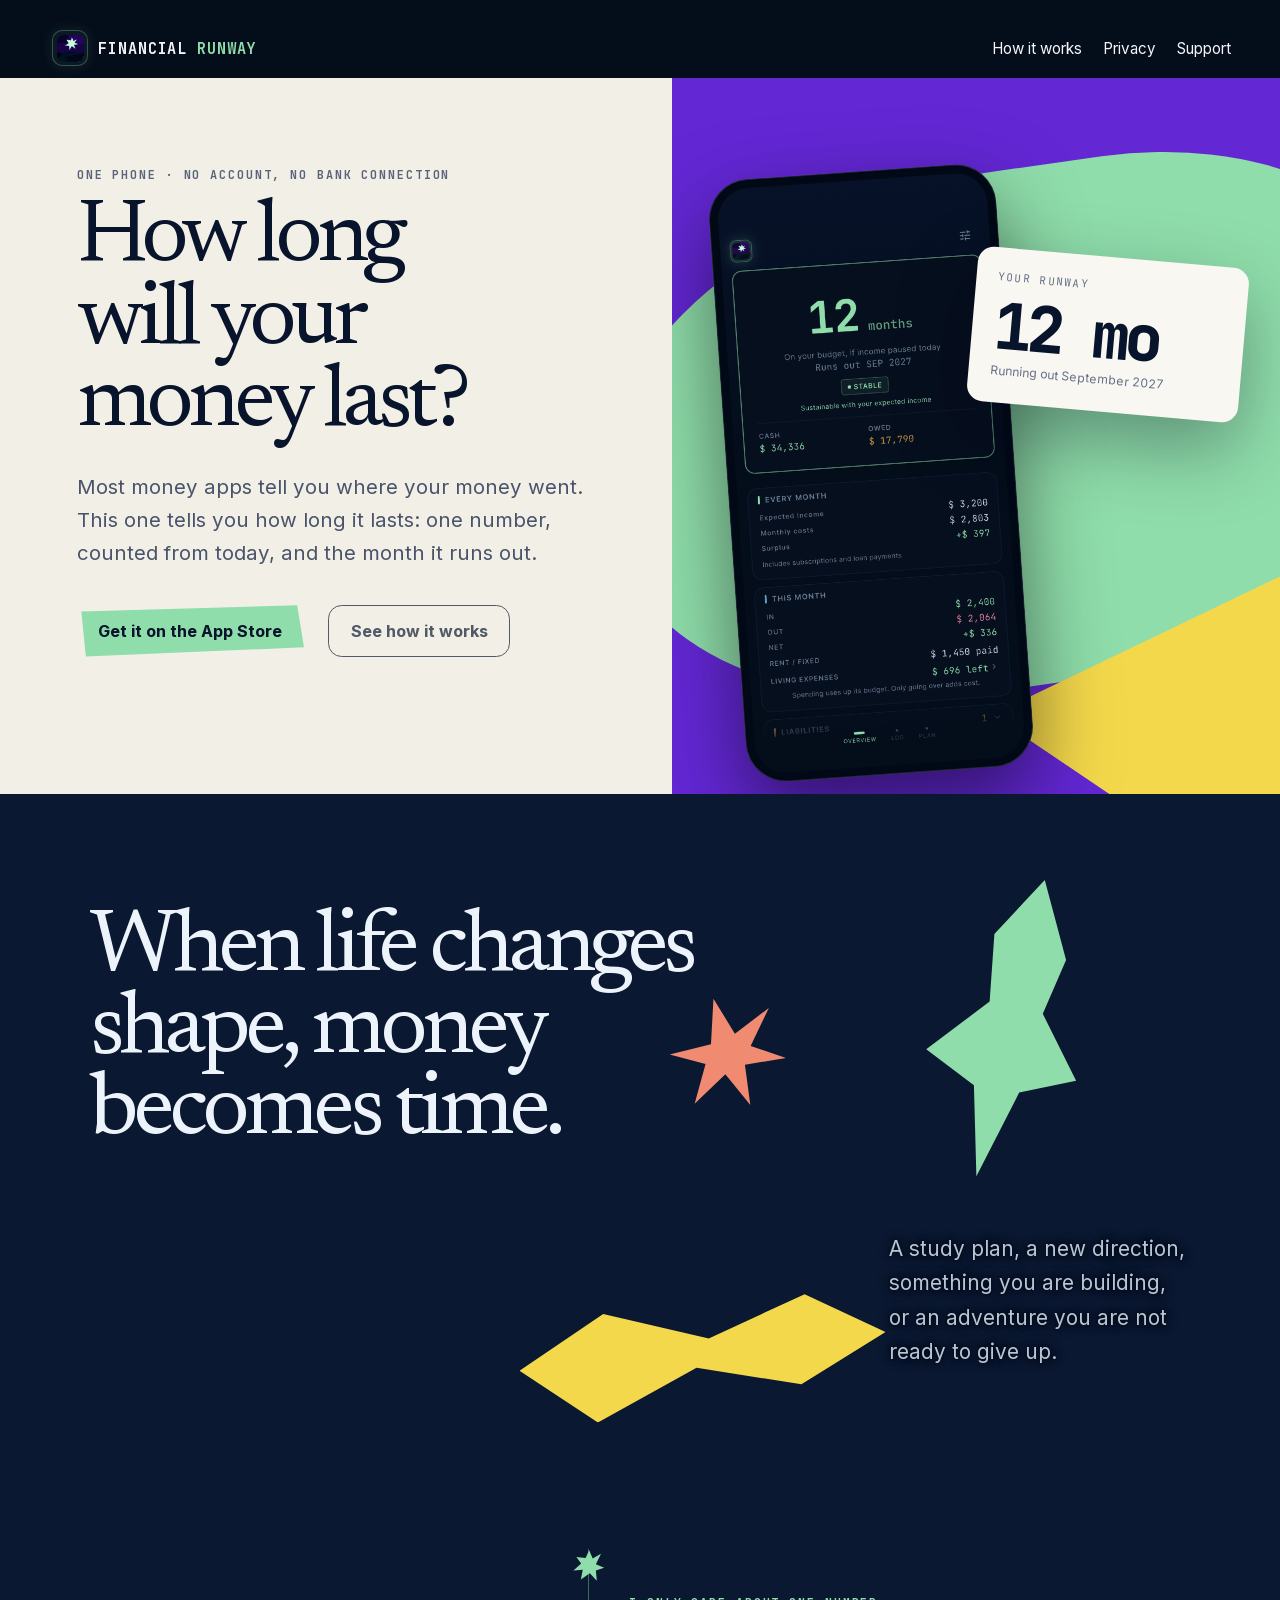
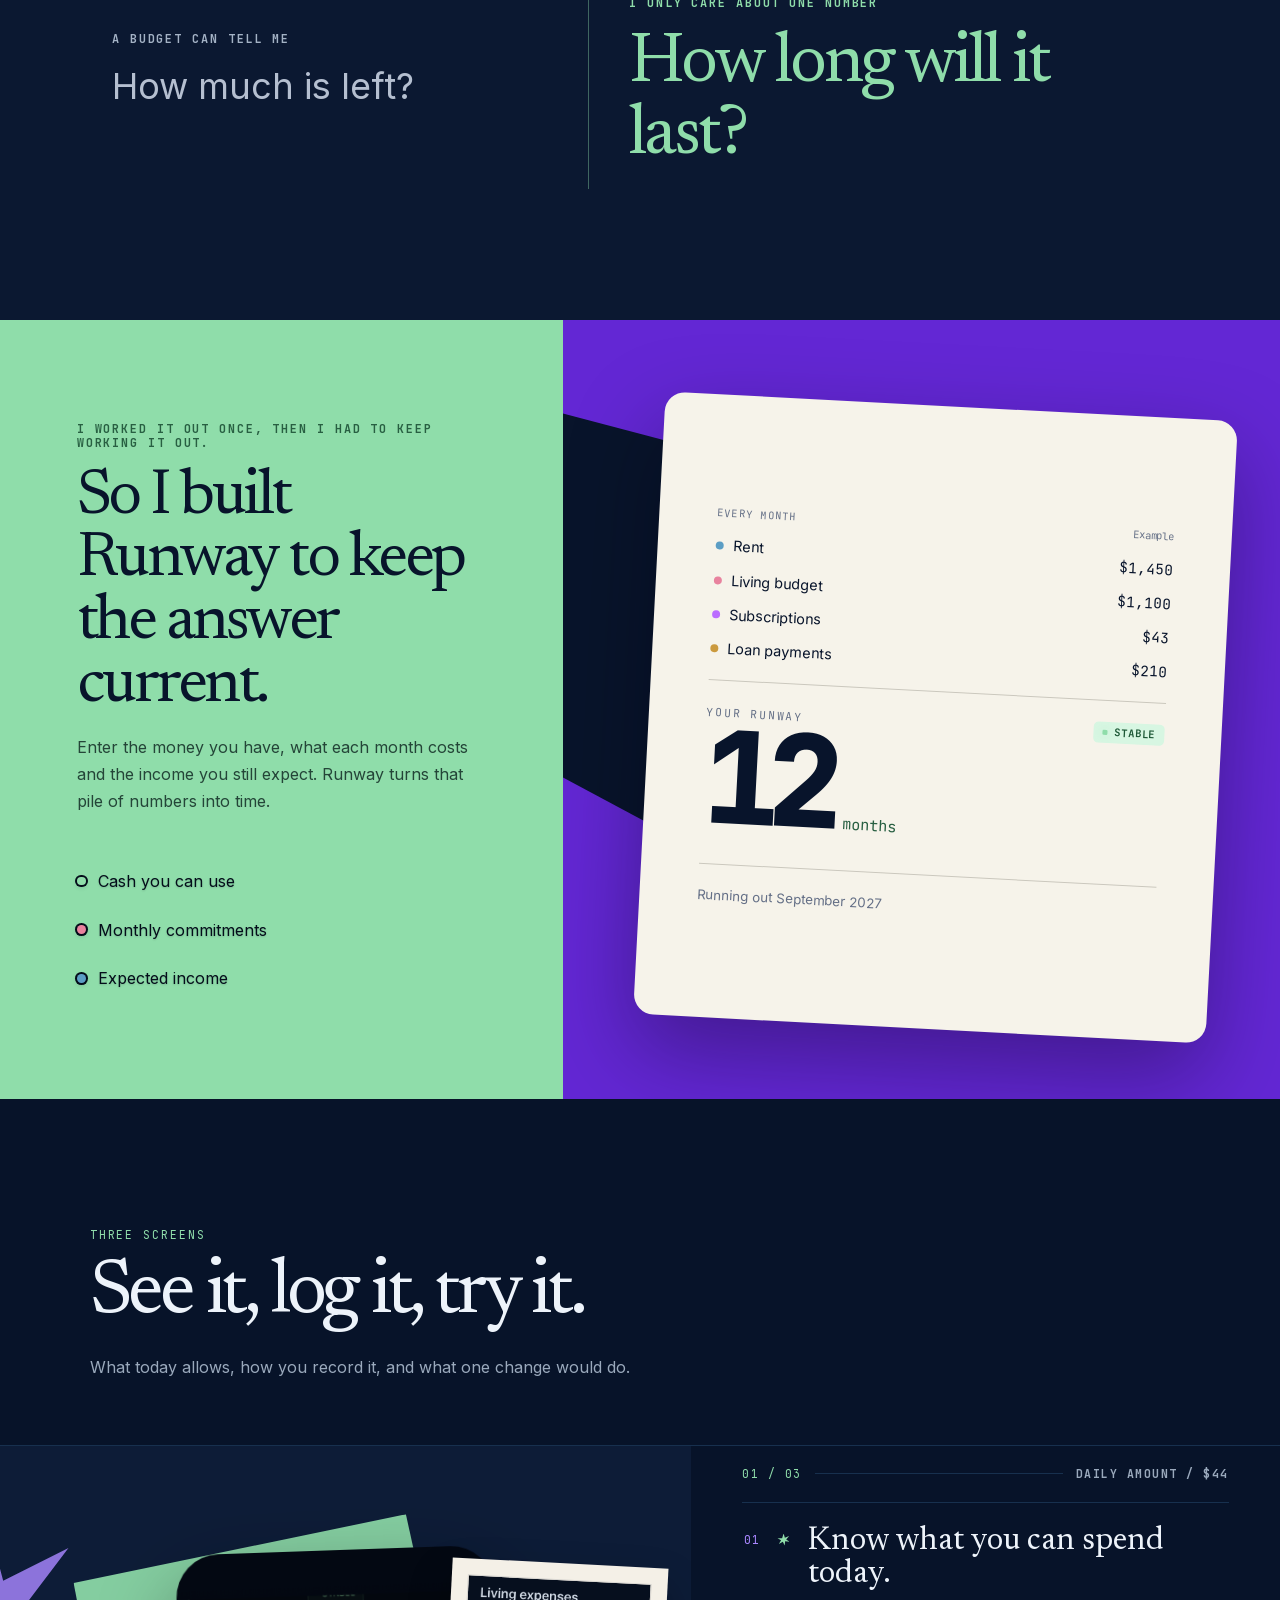
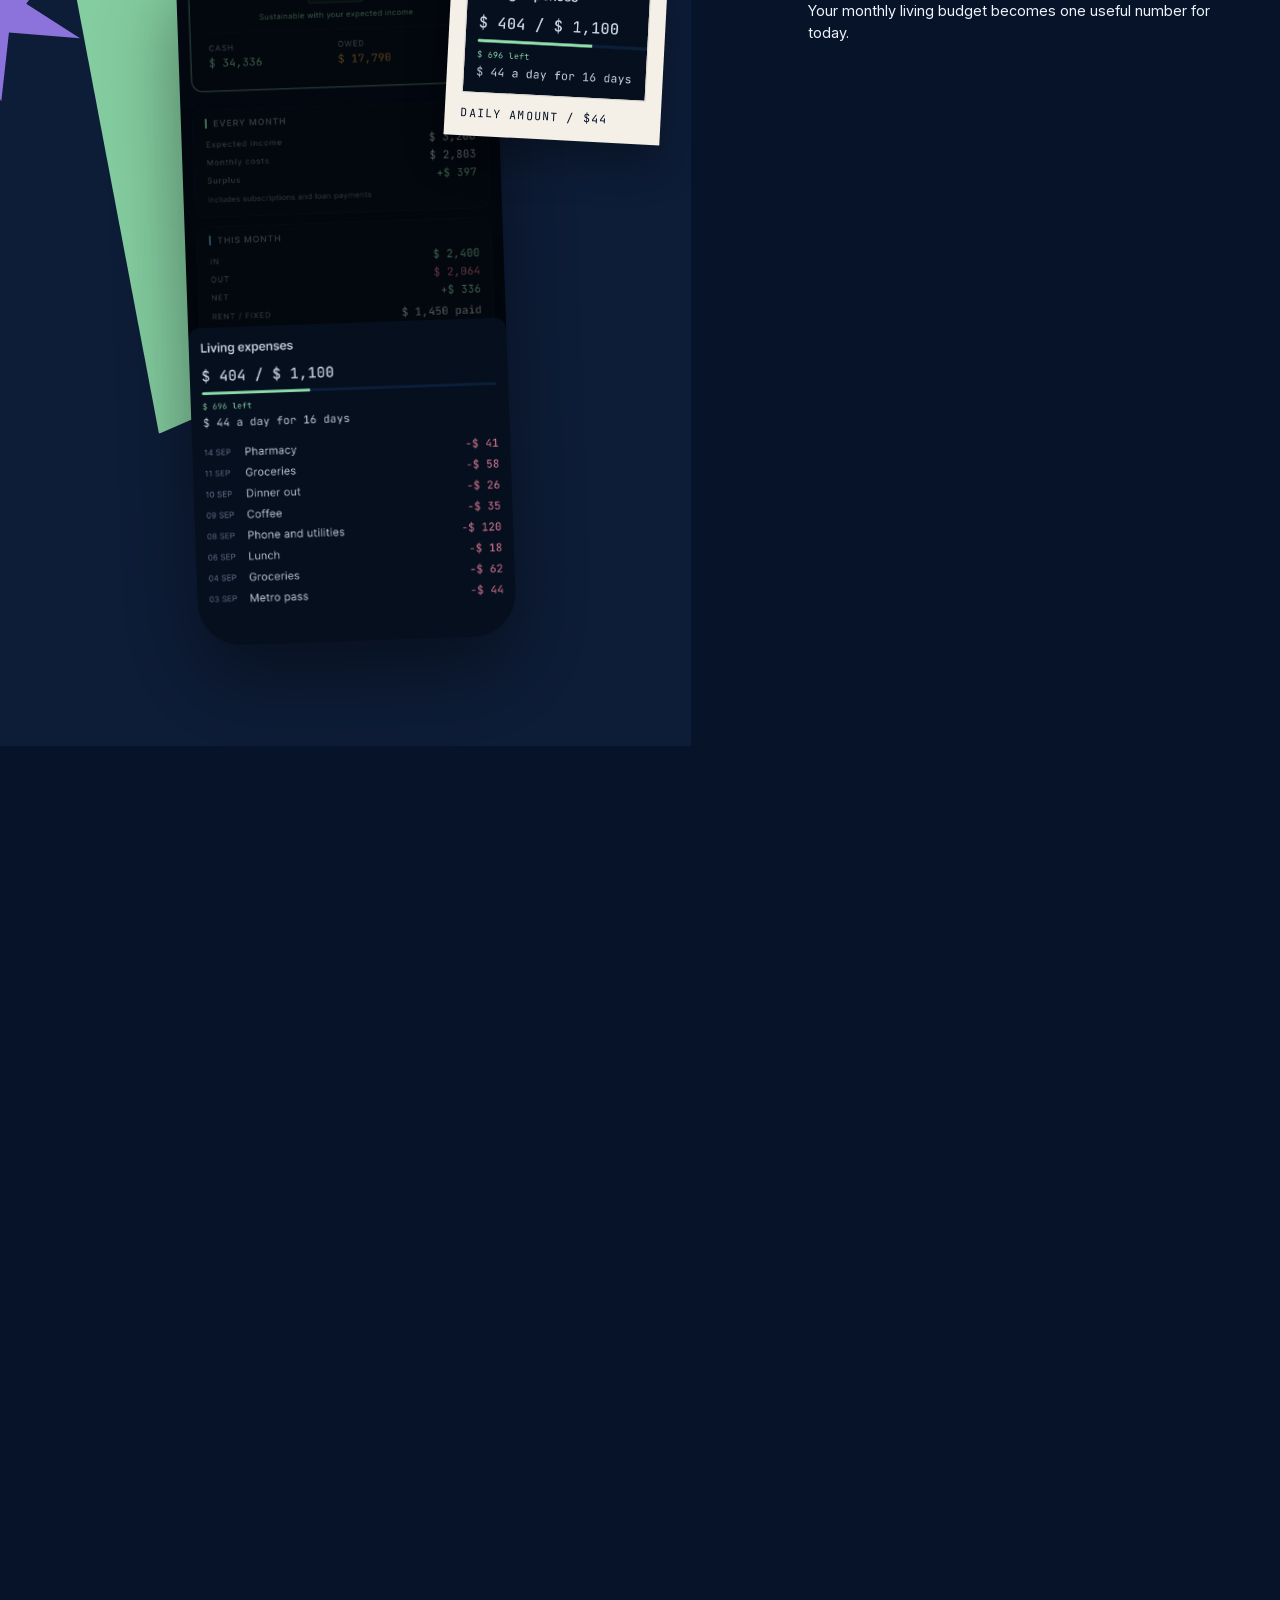
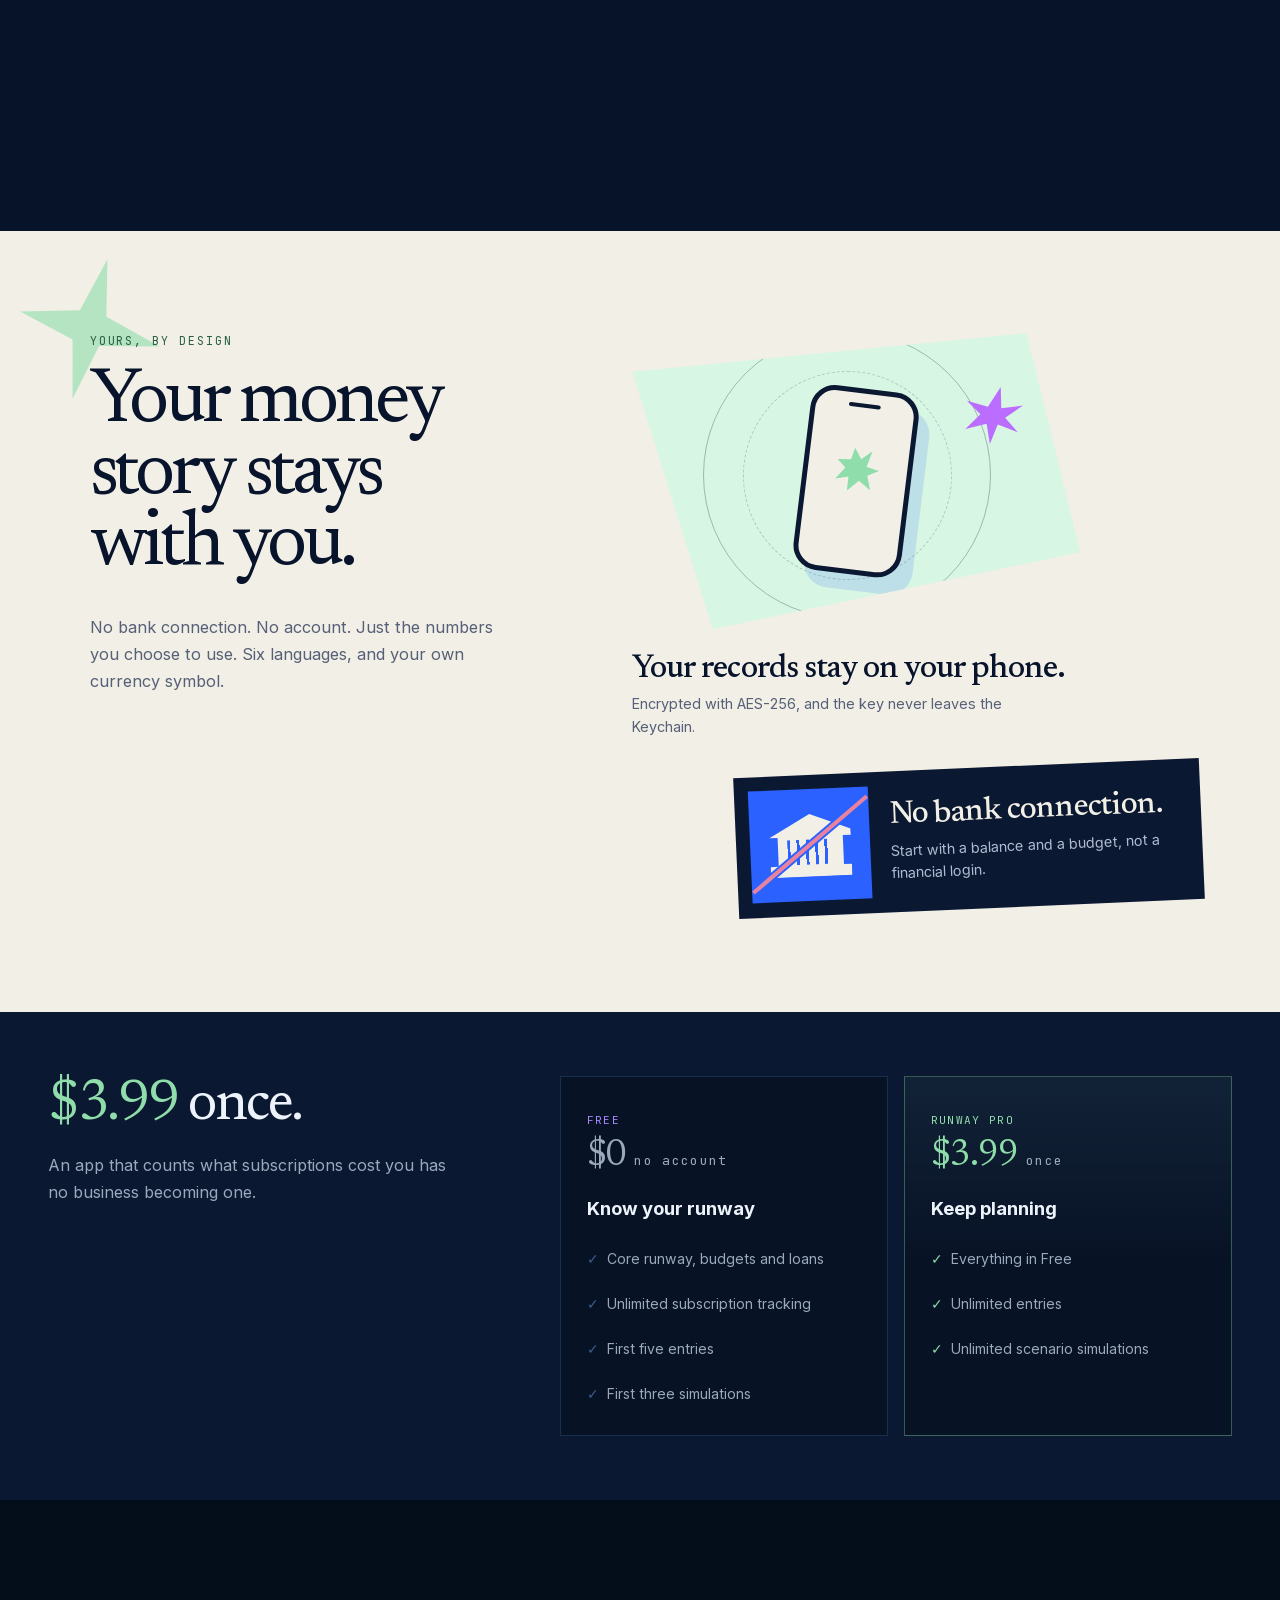
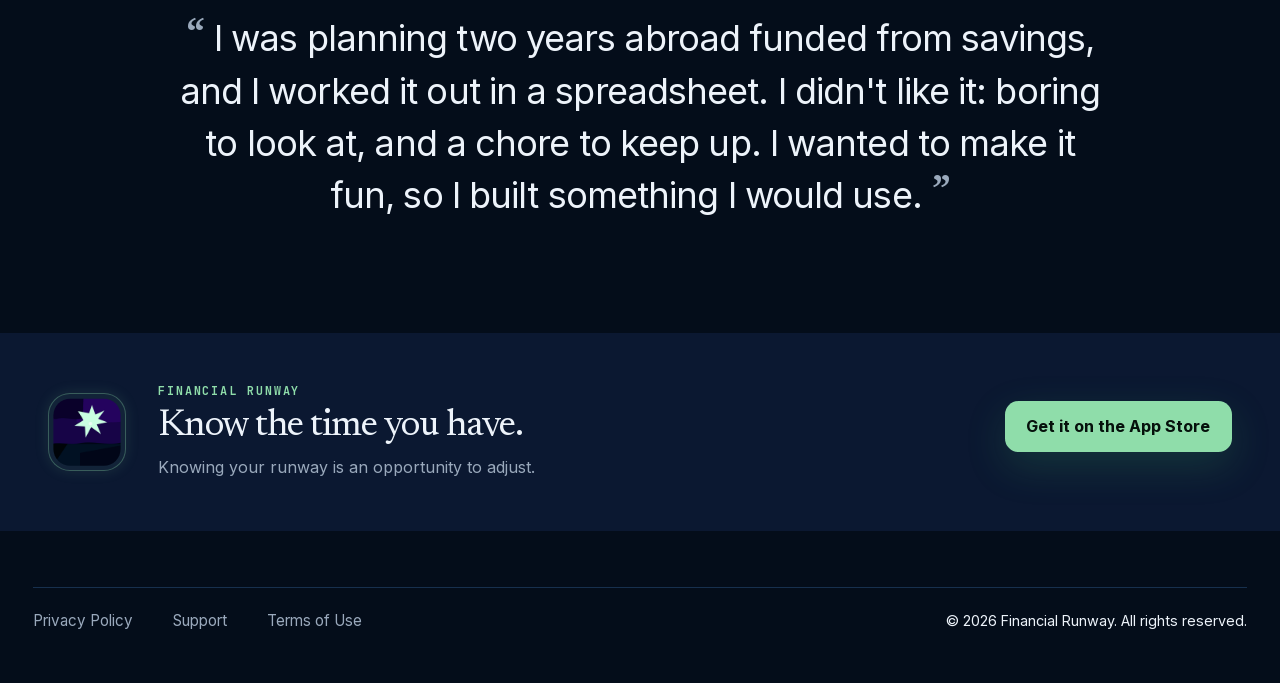
<file: index.html>
<!doctype html>
<html lang="en">
  <head>
    <meta charset="utf-8" />
    <meta name="viewport" content="width=device-width, initial-scale=1" />
    <title>Financial Runway: how long your money lasts</title>
    <meta
      name="description"
      content="How many months your money covers if income paused today. An iPhone app with no account and no bank connection, and a one-time price."
    />
    <link rel="canonical" href="https://echoshihtw.github.io/runway/" />
    <meta property="og:type" content="website" />
    <meta property="og:site_name" content="Financial Runway" />
    <meta property="og:url" content="https://echoshihtw.github.io/runway/" />
    <meta property="og:title" content="Financial Runway: how long your money lasts" />
    <meta
      property="og:description"
      content="How many months your money covers if income paused today. Private, on-device, and built for iPhone."
    />
    <meta property="og:image" content="https://echoshihtw.github.io/runway/assets/og.jpg" />
    <meta property="og:image:type" content="image/jpeg" />
    <meta property="og:image:width" content="1200" />
    <meta property="og:image:height" content="630" />
    <meta
      property="og:image:alt"
      content="Financial Runway on iPhone: the headline How long will your money last, beside the app showing twelve months of runway and the month it runs out."
    />
    <meta name="twitter:card" content="summary_large_image" />
    <link rel="icon" type="image/png" sizes="180x180" href="assets/icon-180.png" />
    <link rel="apple-touch-icon" href="assets/icon-180.png" />
    <meta name="theme-color" content="#040d1a" />
    <meta name="apple-itunes-app" content="app-id=6778675088" />
    <link rel="stylesheet" href="assets/site.css" />
    <link rel="stylesheet" href="assets/landing.css" />
  </head>
  <body class="landing">
    <div class="wrap">
      <header class="site">
        <a class="brand" href="./"
          ><span class="app-mark"><img src="assets/icon-180.png" alt="" width="30" height="30" /></span>Financial
          <span>Runway</span></a
        >
        <nav aria-label="Main navigation">
          <a href="#how-it-works">How it works</a>
          <a href="privacy/">Privacy</a>
          <a href="support/">Support</a>
        </nav>
      </header>

      <main>
        <section class="hero" id="why-now">
          <div class="hero-copy">
            <p class="eyebrow">One phone &middot; no account, no bank connection</p>
            <h1>How long will your money last?</h1>
            <p class="lede">
              Most money apps tell you where your money went. This one tells you how long it lasts: one number, counted
              from today, and the month it runs out.
            </p>
            <div class="hero-actions">
              <a
                class="button primary"
                href="https://apps.apple.com/app/apple-store/id6778675088?pt=128981651&amp;ct=landing-hero&amp;mt=8"
                >Get it on the App Store</a
              >
              <a class="button ghost" href="#how-it-works">See how it works</a>
            </div>
          </div>
          <div class="hero-field">
            <span class="hero-shape" aria-hidden="true"></span>
            <span class="hero-shard" aria-hidden="true"></span>
            <div class="metric-card">
              <span>YOUR RUNWAY</span><strong>12 mo</strong><small>Running out September 2027</small>
            </div>
            <div class="device-frame">
              <img
                src="assets/device/01-runway.png"
                width="900"
                height="1956"
                alt="Financial Runway overview showing twelve months of runway, cash, loans and monthly movement."
              />
            </div>
          </div>
        </section>

        <section class="problem-section" id="problem">
          <div class="life-transition">
            <span class="cut-shape cut-leaf" aria-hidden="true"></span>
            <span class="cut-shape cut-star" aria-hidden="true"></span>
            <span class="cut-shape cut-ribbon" aria-hidden="true"></span>
            <div class="life-copy">
              <h2>When life changes shape, money becomes time.</h2>
            </div>
            <p class="life-context">
              A study plan, a new direction, something you are building, or an adventure you are not ready to give up.
            </p>
          </div>
          <div class="question-shift">
            <div>
              <p class="eyebrow">A budget can tell me</p>
              <p>How much is left?</p>
            </div>
            <div class="answer">
              <p class="eyebrow">I only care about one number</p>
              <p>How long will it last?</p>
            </div>
          </div>
        </section>

        <section class="solution-section" id="solution">
          <div class="solution-copy">
            <p class="eyebrow">I worked it out once, then I had to keep working it out.</p>
            <h2>So I built Runway to keep the answer current.</h2>
            <p>
              Enter the money you have, what each month costs and the income you still expect. Runway turns that pile of
              numbers into time.
            </p>
            <ul class="input-list">
              <li><span class="mint-dot"></span>Cash you can use</li>
              <li><span class="pink-dot"></span>Monthly commitments</li>
              <li><span class="blue-dot"></span>Expected income</li>
            </ul>
          </div>
          <div class="story-field">
            <span class="story-shape" aria-hidden="true"></span>
            <div class="runway-answer">
              <div class="monthly-breakdown">
                <p class="monthly-label">EVERY MONTH <span>Example</span></p>
                <dl>
                  <div>
                    <dt><i class="rent-dot" aria-hidden="true"></i>Rent</dt>
                    <dd>$1,450</dd>
                  </div>
                  <div>
                    <dt><i class="living-dot" aria-hidden="true"></i>Living budget</dt>
                    <dd>$1,100</dd>
                  </div>
                  <div>
                    <dt><i class="subscription-dot" aria-hidden="true"></i>Subscriptions</dt>
                    <dd>$43</dd>
                  </div>
                  <div>
                    <dt><i class="loan-dot" aria-hidden="true"></i>Loan payments</dt>
                    <dd>$210</dd>
                  </div>
                </dl>
              </div>
              <div class="runway-heading">
                <p>YOUR RUNWAY</p>
                <span class="status-badge"><i></i>STABLE</span>
              </div>
              <div class="runway-number"><strong>12</strong><span>months</span></div>
              <div class="runway-meta"><small>Running out September 2027</small></div>
            </div>
          </div>
        </section>

        <section class="stories" id="how-it-works">
          <div class="story-intro">
            <p>THREE SCREENS</p>
            <h2>See it, log it, try it.</h2>
            <span>What today allows, how you record it, and what one change would do.</span>
          </div>
          <div class="story-scroll">
            <div class="story-product-stage" aria-live="polite">
              <i class="story-shape story-shape-field" aria-hidden="true"></i
              ><i class="story-shape story-shape-star" aria-hidden="true"></i>
              <div class="story-phone">
                <img
                  class="story-screen is-active"
                  data-index="01"
                  src="assets/device/02-living.png"
                  width="900"
                  height="1956"
                  alt="Living budget screen showing what is left this month as an amount per day."
                  loading="lazy"
                  decoding="async"
                />
                <img
                  class="story-screen"
                  data-index="02"
                  src="assets/device/03-log.png"
                  width="900"
                  height="1956"
                  alt="Quick log sheet for spending and income."
                  loading="lazy"
                  decoding="async"
                />
                <img
                  class="story-screen"
                  data-index="03"
                  src="assets/device/04-plan.png"
                  width="900"
                  height="1956"
                  alt="Scenario plan comparing a projected runway with the current runway."
                  loading="lazy"
                  decoding="async"
                />
              </div>
              <aside class="story-detail-frame">
                <div class="story-detail-crop" aria-hidden="true">
                  <i class="story-detail-image detail-living is-active" data-index="01"></i
                  ><i class="story-detail-image detail-log" data-index="02"></i
                  ><i class="story-detail-image detail-plan" data-index="03"></i>
                </div>
                <p>DAILY AMOUNT / $44</p>
              </aside>
            </div>
            <div class="story-copy-stage">
              <div class="story-point-stack">
                <div class="story-progress"><span>01 / 03</span><i></i><b>DAILY AMOUNT / $44</b></div>
                <article
                  class="story-point is-shown"
                  aria-current="step"
                  data-index="01"
                  data-label="DAILY AMOUNT / $44"
                >
                  <h3>Know what you can spend today.</h3>
                  <p>Your monthly living budget becomes one useful number for today.</p>
                </article>
                <article class="story-point" data-index="02" data-label="LOG A CHANGE / SECONDS">
                  <h3>Log it in seconds.</h3>
                  <p>Pick from six occasions and type the amount.</p>
                </article>
                <article class="story-point" data-index="03" data-label="CURRENT TO PLAN">
                  <h3>See what one change buys you.</h3>
                  <p>Try the decision first, then compare it with the runway you have.</p>
                </article>
              </div>
              <div class="story-triggers" aria-hidden="true">
                <i class="story-trigger" data-index="01"></i><i class="story-trigger" data-index="02"></i
                ><i class="story-trigger" data-index="03"></i>
              </div>
            </div>
          </div>
        </section>

        <section class="trust-section" id="why-runway">
          <div class="trust-intro">
            <span class="trust-star" aria-hidden="true"></span>
            <p class="trust-kicker">YOURS, BY DESIGN</p>
            <h2>Your money story stays with you.</h2>
            <p class="trust-summary">
              No bank connection. No account. Just the numbers you choose to use. Six languages, and your own currency
              symbol.
            </p>
          </div>
          <div class="trust-scene">
            <article class="trust-device">
              <div class="privacy-visual" aria-hidden="true">
                <span class="privacy-orbit"></span>
                <span class="privacy-phone"><i></i></span>
                <span class="privacy-spark"></span>
              </div>
              <div>
                <h3>Your records stay on your phone.</h3>
                <p>Encrypted with AES-256, and the key never leaves the Keychain.</p>
              </div>
            </article>
            <article class="trust-bank">
              <div class="bank-visual" aria-hidden="true"><span></span><i></i></div>
              <div>
                <h3>No bank connection.</h3>
                <p>Start with a balance and a budget, not a financial login.</p>
              </div>
            </article>
          </div>
        </section>

        <section class="pricing-section" id="pricing">
          <div class="price-intro">
            <h2><span>$3.99</span> once.</h2>
            <p>An app that counts what subscriptions cost you has no business becoming one.</p>
          </div>
          <div class="plans">
            <article>
              <p>FREE</p>
              <p class="cost"><b>$0</b><span>no account</span></p>
              <h3>Know your runway</h3>
              <ul>
                <li>Core runway, budgets and loans</li>
                <li>Unlimited subscription tracking</li>
                <li>First five entries</li>
                <li>First three simulations</li>
              </ul>
            </article>
            <article class="pro">
              <p>RUNWAY PRO</p>
              <p class="cost"><b>$3.99</b><span>once</span></p>
              <h3>Keep planning</h3>
              <ul>
                <li>Everything in Free</li>
                <li>Unlimited entries</li>
                <li>Unlimited scenario simulations</li>
              </ul>
            </article>
          </div>
        </section>

        <section class="founder">
          <blockquote>
            I was planning two years abroad funded from savings, and I worked it out in a spreadsheet. I didn't like it:
            boring to look at, and a chore to keep up. I wanted to make it fun, so I built something I would use.
          </blockquote>
        </section>

        <section class="final-cta">
          <span class="app-mark app-mark-large"><img src="assets/icon-180.png" alt="" width="72" height="72" /></span>
          <div>
            <p class="eyebrow">Financial Runway</p>
            <h2>Know the time you have.</h2>
            <p>Knowing your runway is an opportunity to adjust.</p>
          </div>
          <a
            class="button primary"
            href="https://apps.apple.com/app/apple-store/id6778675088?pt=128981651&amp;ct=landing-footer&amp;mt=8"
            >Get it on the App Store</a
          >
        </section>
      </main>

      <footer class="site">
        <nav class="footer-links" aria-label="Legal and support">
          <a href="privacy/">Privacy Policy</a>
          <a href="support/">Support</a>
          <a href="https://www.apple.com/legal/internet-services/itunes/dev/stdeula/">Terms of Use</a>
        </nav>
        <p>&copy; 2026 Financial Runway. All rights reserved.</p>
      </footer>
    </div>
    <script>
      // Each hover tears the paper again: a fresh quadrilateral, corners
      // jittered within a few percent so it always reads as the same button
      // cut a different way.
      const heroCta = document.querySelector(".hero-actions .button.primary");
      const between = (a, b) => (a + Math.random() * (b - a)).toFixed(1);
      const recutCta = () => {
        heroCta.style.setProperty(
          "--cta-cut",
          `polygon(${between(0, 5)}% ${between(0, 16)}%, ${between(94, 100)}% ${between(0, 9)}%,
                   ${between(95, 100)}% ${between(82, 100)}%, ${between(0, 6)}% ${between(86, 100)}%)`,
        );
      };
      heroCta.addEventListener("pointerenter", (event) => {
        if (event.pointerType !== "touch") recutCta();
      });
      heroCta.addEventListener("focus", () => {
        if (heroCta.matches(":focus-visible")) recutCta();
      });
      const storySection = document.querySelector(".stories");
      if (storySection) {
        const storyPoints = [...storySection.querySelectorAll(".story-point")];
        const storyScreens = [...storySection.querySelectorAll(".story-screen")];
        const storyDetails = [...storySection.querySelectorAll(".story-detail-image")];
        const storyTriggers = [...storySection.querySelectorAll(".story-trigger")];
        const storyProgress = storySection.querySelector(".story-progress span");
        // The step's label appears twice: over the detail crop, and in the progress
        // rail. Both read from the same data-label, so neither can drift.
        const storyLabels = [...storySection.querySelectorAll(".story-detail-frame p, .story-progress b")];
        let activeStoryIndex = -1;
        const setStoryIndex = (index) => {
          if (index === activeStoryIndex) return;
          activeStoryIndex = index;
          storyPoints.forEach((point, pointIndex) => {
            point.classList.toggle("is-shown", pointIndex <= index);
            point.toggleAttribute("aria-current", pointIndex === index);
            if (pointIndex === index) point.setAttribute("aria-current", "step");
          });
          storyScreens.forEach((screen, screenIndex) => screen.classList.toggle("is-active", screenIndex === index));
          storyDetails.forEach((detail, detailIndex) => detail.classList.toggle("is-active", detailIndex === index));
          storyProgress.textContent = `${storyPoints[index].dataset.index} / 03`;
          const label = storyPoints[index].dataset.label;
          storyLabels.forEach((element) => {
            element.textContent = label;
          });
        };
        // The threshold has to be measured in the same unit the section is
        // laid out in. Every length here is vh: the stage is 44vh on a phone,
        // each trigger 52vh, the run-up 34vh. vh is locked to the viewport
        // with the address bar retracted, so none of them move while you
        // scroll. window.innerHeight follows the address bar instead, so on a
        // phone the threshold slid about 63px as the bar hid and reappeared
        // while the triggers stayed still: three bands of scroll where the bar
        // alone decided which screen showed, and the page changed under you
        // with no scrolling at all. This reads 100vh off a probe, so the
        // threshold sits in the same coordinates as the things it is compared
        // against. On a desktop it is the same number innerHeight gives.
        const viewportProbe = document.createElement("div");
        viewportProbe.style.cssText =
          "position:fixed;top:0;left:0;width:0;height:100vh;visibility:hidden;pointer-events:none";
        document.body.appendChild(viewportProbe);

        let storyTicking = false;
        const updateStoryFromScroll = () => {
          storyTicking = false;
          const marker = viewportProbe.getBoundingClientRect().height * 0.62;
          let index = 0;
          storyTriggers.forEach((trigger, triggerIndex) => {
            if (trigger.getBoundingClientRect().top <= marker) index = triggerIndex;
          });
          setStoryIndex(index);
        };
        window.addEventListener(
          "scroll",
          () => {
            if (!storyTicking) {
              storyTicking = true;
              window.requestAnimationFrame(updateStoryFromScroll);
            }
          },
          { passive: true },
        );
        updateStoryFromScroll();
      }
    </script>
  </body>
</html>
</file>
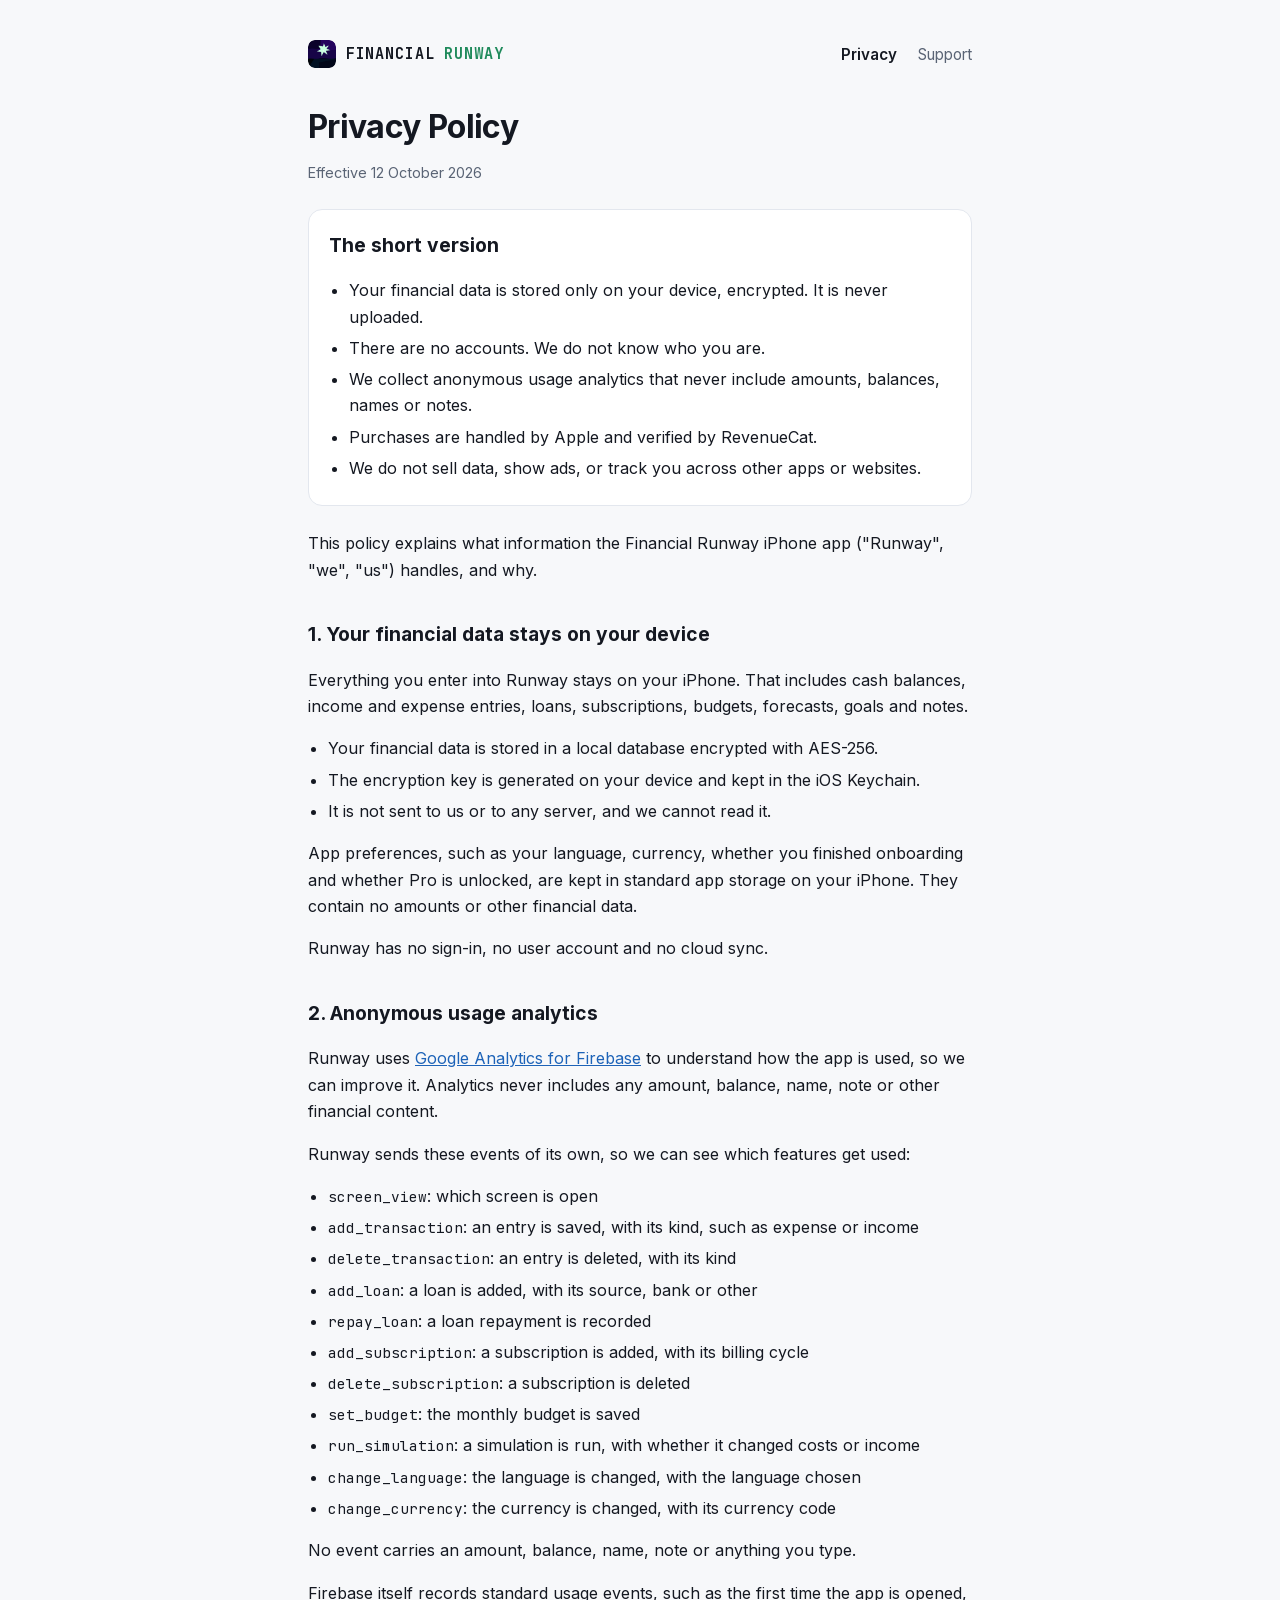
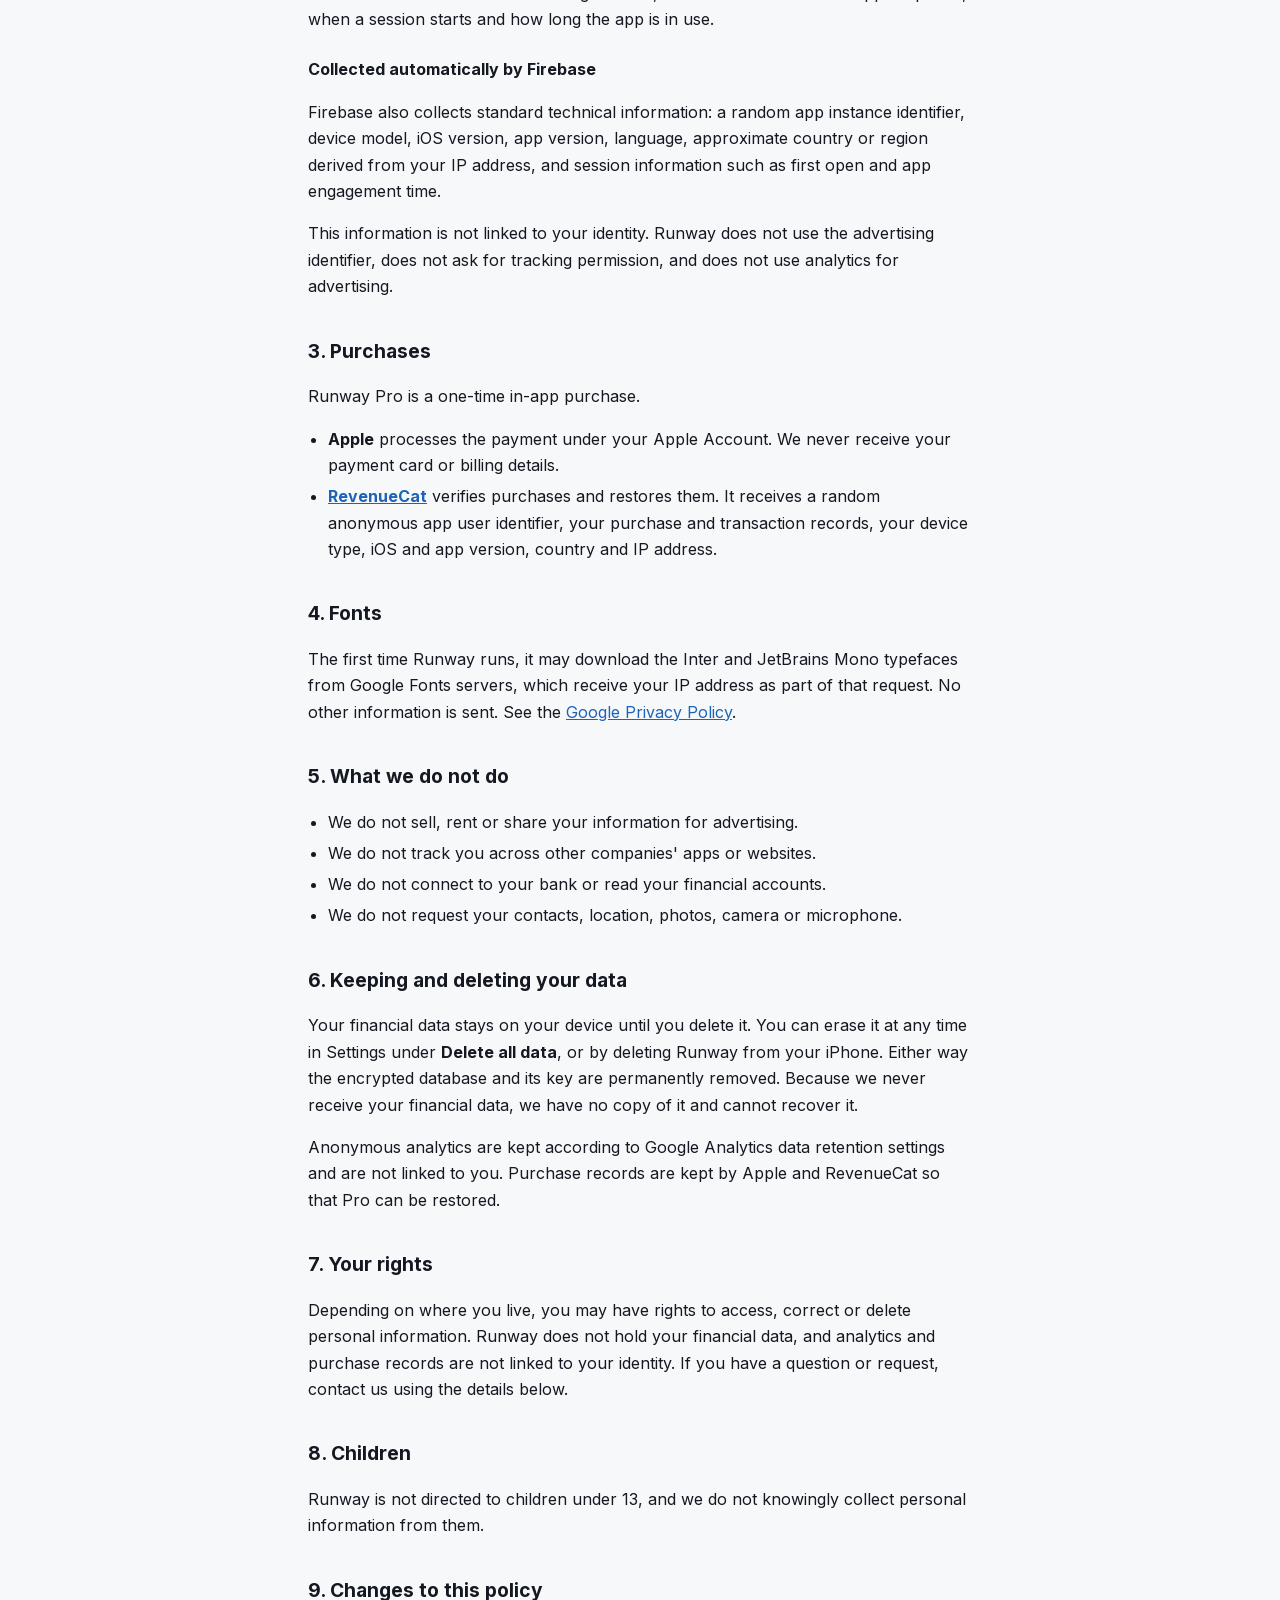
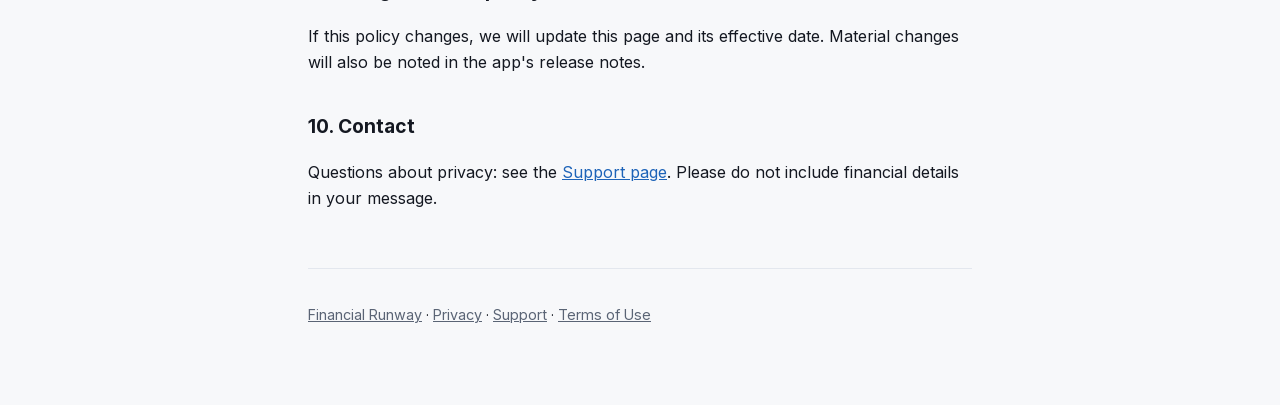
<file: privacy/index.html>
<!doctype html>
<html lang="en">
  <head>
    <meta charset="utf-8" />
    <meta name="viewport" content="width=device-width, initial-scale=1" />
    <title>Privacy Policy · Financial Runway</title>
    <meta
      name="description"
      content="Financial Runway privacy policy: your financial data stays encrypted on your device."
    />
    <link rel="canonical" href="https://echoshihtw.github.io/runway/privacy/" />
    <meta property="og:type" content="website" />
    <meta property="og:url" content="https://echoshihtw.github.io/runway/privacy/" />
    <meta property="og:site_name" content="Financial Runway" />
    <meta property="og:title" content="Privacy Policy · Financial Runway" />
    <meta
      property="og:description"
      content="What Financial Runway stores, where it stores it, and what never leaves your phone."
    />
    <meta property="og:image" content="https://echoshihtw.github.io/runway/assets/og.jpg" />
    <meta property="og:image:type" content="image/jpeg" />
    <meta property="og:image:width" content="1200" />
    <meta property="og:image:height" content="630" />
    <meta
      property="og:image:alt"
      content="Financial Runway on iPhone: the headline How long will your money last, beside the app showing twelve months of runway and the month it runs out."
    />
    <meta name="twitter:card" content="summary_large_image" />
    <link rel="icon" type="image/png" sizes="180x180" href="../assets/icon-180.png" />
    <link rel="apple-touch-icon" href="../assets/icon-180.png" />
    <meta name="theme-color" content="#040d1a" />
    <link rel="stylesheet" href="../assets/site.css" />
  </head>
  <body>
    <div class="wrap">
      <header class="site">
        <a class="brand" href="../"
          ><img src="../assets/icon-180.png" alt="" width="28" height="28" />Financial <span>Runway</span></a
        >
        <nav>
          <a href="./" aria-current="page">Privacy</a>
          <a href="../support/">Support</a>
        </nav>
      </header>

      <main>
        <h1>Privacy Policy</h1>
        <p class="meta">Effective 12 October 2026</p>

        <div class="card">
          <h2>The short version</h2>
          <ul>
            <li>Your financial data is stored only on your device, encrypted. It is never uploaded.</li>
            <li>There are no accounts. We do not know who you are.</li>
            <li>We collect anonymous usage analytics that never include amounts, balances, names or notes.</li>
            <li>Purchases are handled by Apple and verified by RevenueCat.</li>
            <li>We do not sell data, show ads, or track you across other apps or websites.</li>
          </ul>
        </div>

        <p>
          This policy explains what information the Financial Runway iPhone app ("Runway", "we", "us") handles, and why.
        </p>

        <h2>1. Your financial data stays on your device</h2>
        <p>
          Everything you enter into Runway stays on your iPhone. That includes cash balances, income and expense
          entries, loans, subscriptions, budgets, forecasts, goals and notes.
        </p>
        <ul>
          <li>Your financial data is stored in a local database encrypted with AES-256.</li>
          <li>The encryption key is generated on your device and kept in the iOS Keychain.</li>
          <li>It is not sent to us or to any server, and we cannot read it.</li>
        </ul>
        <p>
          App preferences, such as your language, currency, whether you finished onboarding and whether Pro is unlocked,
          are kept in standard app storage on your iPhone. They contain no amounts or other financial data.
        </p>
        <p>Runway has no sign-in, no user account and no cloud sync.</p>

        <h2>2. Anonymous usage analytics</h2>
        <p>
          Runway uses <a href="https://firebase.google.com/support/privacy">Google Analytics for Firebase</a> to
          understand how the app is used, so we can improve it. Analytics never includes any amount, balance, name, note
          or other financial content.
        </p>

        <p>Runway sends these events of its own, so we can see which features get used:</p>
        <ul id="analytics-events">
          <li><code>screen_view</code>: which screen is open</li>
          <li><code>add_transaction</code>: an entry is saved, with its kind, such as expense or income</li>
          <li><code>delete_transaction</code>: an entry is deleted, with its kind</li>
          <li><code>add_loan</code>: a loan is added, with its source, bank or other</li>
          <li><code>repay_loan</code>: a loan repayment is recorded</li>
          <li><code>add_subscription</code>: a subscription is added, with its billing cycle</li>
          <li><code>delete_subscription</code>: a subscription is deleted</li>
          <li><code>set_budget</code>: the monthly budget is saved</li>
          <li><code>run_simulation</code>: a simulation is run, with whether it changed costs or income</li>
          <li><code>change_language</code>: the language is changed, with the language chosen</li>
          <li><code>change_currency</code>: the currency is changed, with its currency code</li>
        </ul>
        <p>No event carries an amount, balance, name, note or anything you type.</p>
        <p>
          Firebase itself records standard usage events, such as the first time the app is opened, when a session starts
          and how long the app is in use.
        </p>

        <h3>Collected automatically by Firebase</h3>
        <p>
          Firebase also collects standard technical information: a random app instance identifier, device model, iOS
          version, app version, language, approximate country or region derived from your IP address, and session
          information such as first open and app engagement time.
        </p>
        <p>
          This information is not linked to your identity. Runway does not use the advertising identifier, does not ask
          for tracking permission, and does not use analytics for advertising.
        </p>

        <h2>3. Purchases</h2>
        <p>Runway Pro is a one-time in-app purchase.</p>
        <ul>
          <li>
            <strong>Apple</strong> processes the payment under your Apple Account. We never receive your payment card or
            billing details.
          </li>
          <li>
            <strong><a href="https://www.revenuecat.com/privacy/">RevenueCat</a></strong> verifies purchases and
            restores them. It receives a random anonymous app user identifier, your purchase and transaction records,
            your device type, iOS and app version, country and IP address.
          </li>
        </ul>

        <h2>4. Fonts</h2>
        <p>
          The first time Runway runs, it may download the Inter and JetBrains Mono typefaces from Google Fonts servers,
          which receive your IP address as part of that request. No other information is sent. See the
          <a href="https://policies.google.com/privacy">Google Privacy Policy</a>.
        </p>

        <h2>5. What we do not do</h2>
        <ul>
          <li>We do not sell, rent or share your information for advertising.</li>
          <li>We do not track you across other companies' apps or websites.</li>
          <li>We do not connect to your bank or read your financial accounts.</li>
          <li>We do not request your contacts, location, photos, camera or microphone.</li>
        </ul>

        <h2>6. Keeping and deleting your data</h2>
        <p>
          Your financial data stays on your device until you delete it. You can erase it at any time in Settings under
          <strong>Delete all data</strong>, or by deleting Runway from your iPhone. Either way the encrypted database
          and its key are permanently removed. Because we never receive your financial data, we have no copy of it and
          cannot recover it.
        </p>
        <p>
          Anonymous analytics are kept according to Google Analytics data retention settings and are not linked to you.
          Purchase records are kept by Apple and RevenueCat so that Pro can be restored.
        </p>

        <h2>7. Your rights</h2>
        <p>
          Depending on where you live, you may have rights to access, correct or delete personal information. Runway
          does not hold your financial data, and analytics and purchase records are not linked to your identity. If you
          have a question or request, contact us using the details below.
        </p>

        <h2>8. Children</h2>
        <p>
          Runway is not directed to children under 13, and we do not knowingly collect personal information from them.
        </p>

        <h2>9. Changes to this policy</h2>
        <p>
          If this policy changes, we will update this page and its effective date. Material changes will also be noted
          in the app's release notes.
        </p>

        <h2>10. Contact</h2>
        <p>
          Questions about privacy: see the <a href="../support/">Support page</a>. Please do not include financial
          details in your message.
        </p>
      </main>

      <footer class="site">
        <p>
          <a href="../">Financial Runway</a> · <a href="./">Privacy</a> · <a href="../support/">Support</a> ·
          <a href="https://www.apple.com/legal/internet-services/itunes/dev/stdeula/">Terms of Use</a>
        </p>
      </footer>
    </div>
  </body>
</html>
</file>
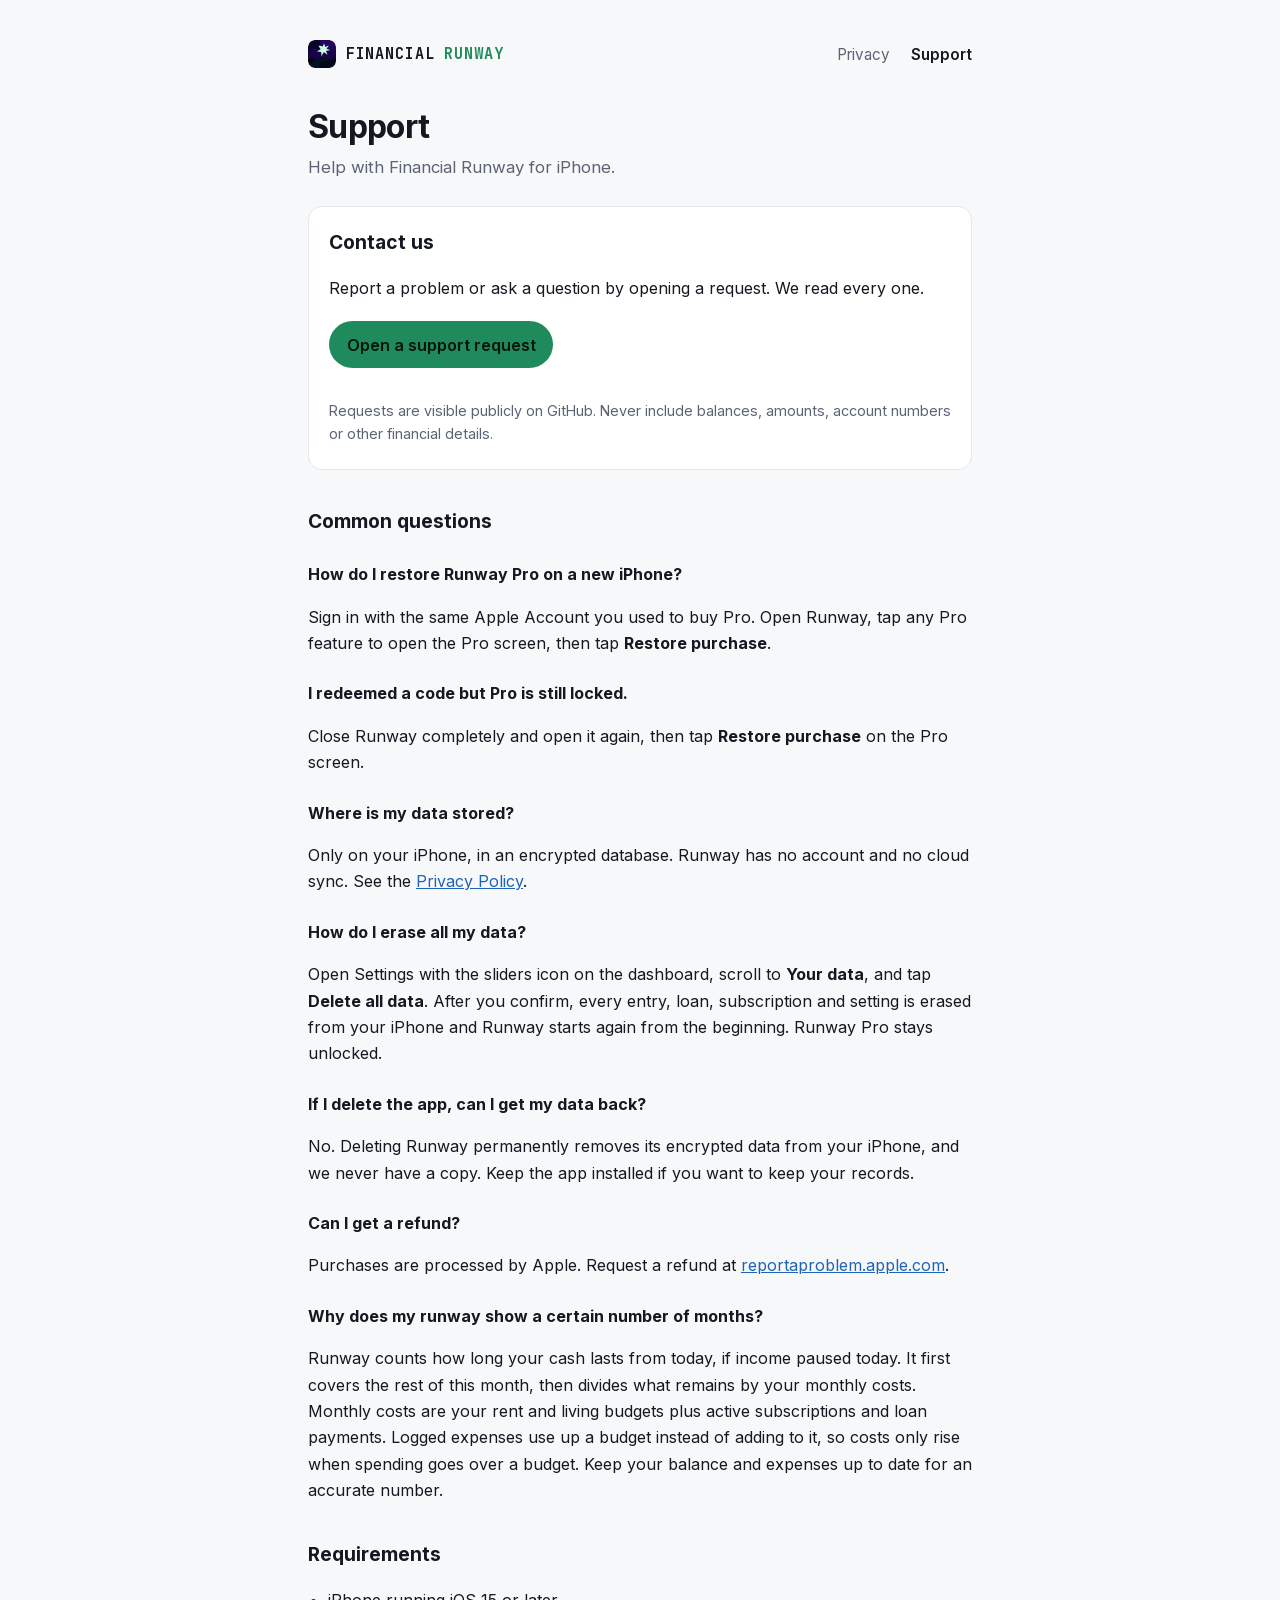
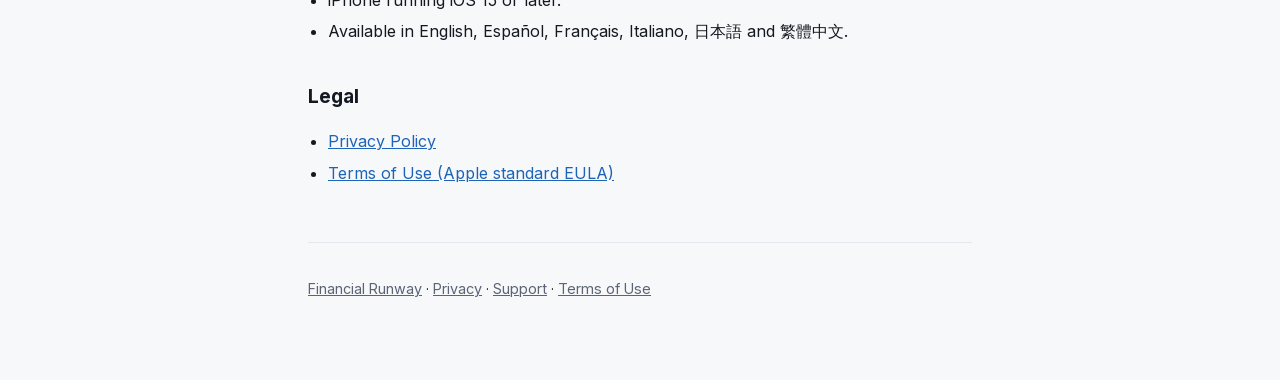
<file: support/index.html>
<!doctype html>
<html lang="en">
  <head>
    <meta charset="utf-8" />
    <meta name="viewport" content="width=device-width, initial-scale=1" />
    <title>Support · Financial Runway</title>
    <meta name="description" content="Help with Financial Runway: restoring Pro, your data, and how to contact us." />
    <link rel="canonical" href="https://echoshihtw.github.io/runway/support/" />
    <meta property="og:type" content="website" />
    <meta property="og:url" content="https://echoshihtw.github.io/runway/support/" />
    <meta property="og:site_name" content="Financial Runway" />
    <meta property="og:title" content="Support · Financial Runway" />
    <meta
      property="og:description"
      content="Help with Financial Runway: restoring Pro, your data, and how to contact us."
    />
    <meta property="og:image" content="https://echoshihtw.github.io/runway/assets/og.jpg" />
    <meta property="og:image:type" content="image/jpeg" />
    <meta property="og:image:width" content="1200" />
    <meta property="og:image:height" content="630" />
    <meta
      property="og:image:alt"
      content="Financial Runway on iPhone: the headline How long will your money last, beside the app showing twelve months of runway and the month it runs out."
    />
    <meta name="twitter:card" content="summary_large_image" />
    <link rel="icon" type="image/png" sizes="180x180" href="../assets/icon-180.png" />
    <link rel="apple-touch-icon" href="../assets/icon-180.png" />
    <meta name="theme-color" content="#040d1a" />
    <link rel="stylesheet" href="../assets/site.css" />
  </head>
  <body>
    <div class="wrap">
      <header class="site">
        <a class="brand" href="../"
          ><img src="../assets/icon-180.png" alt="" width="28" height="28" />Financial <span>Runway</span></a
        >
        <nav>
          <a href="../privacy/">Privacy</a>
          <a href="./" aria-current="page">Support</a>
        </nav>
      </header>

      <main>
        <h1>Support</h1>
        <p class="lede">Help with Financial Runway for iPhone.</p>

        <div class="card">
          <h2>Contact us</h2>
          <p>Report a problem or ask a question by opening a request. We read every one.</p>
          <a
            class="button"
            href="https://github.com/echoshihtw/runway/issues/new?labels=support&amp;title=Support%3A%20"
            >Open a support request</a
          >
          <p class="meta">
            Requests are visible publicly on GitHub. Never include balances, amounts, account numbers or other financial
            details.
          </p>
        </div>

        <h2>Common questions</h2>

        <h3>How do I restore Runway Pro on a new iPhone?</h3>
        <p>
          Sign in with the same Apple Account you used to buy Pro. Open Runway, tap any Pro feature to open the Pro
          screen, then tap <strong>Restore purchase</strong>.
        </p>

        <h3>I redeemed a code but Pro is still locked.</h3>
        <p>Close Runway completely and open it again, then tap <strong>Restore purchase</strong> on the Pro screen.</p>

        <h3>Where is my data stored?</h3>
        <p>
          Only on your iPhone, in an encrypted database. Runway has no account and no cloud sync. See the
          <a href="../privacy/">Privacy Policy</a>.
        </p>

        <h3>How do I erase all my data?</h3>
        <p>
          Open Settings with the sliders icon on the dashboard, scroll to <strong>Your data</strong>, and tap
          <strong>Delete all data</strong>. After you confirm, every entry, loan, subscription and setting is erased
          from your iPhone and Runway starts again from the beginning. Runway Pro stays unlocked.
        </p>

        <h3>If I delete the app, can I get my data back?</h3>
        <p>
          No. Deleting Runway permanently removes its encrypted data from your iPhone, and we never have a copy. Keep
          the app installed if you want to keep your records.
        </p>

        <h3>Can I get a refund?</h3>
        <p>
          Purchases are processed by Apple. Request a refund at
          <a href="https://reportaproblem.apple.com">reportaproblem.apple.com</a>.
        </p>

        <h3>Why does my runway show a certain number of months?</h3>
        <p>
          Runway counts how long your cash lasts from today, if income paused today. It first covers the rest of this
          month, then divides what remains by your monthly costs. Monthly costs are your rent and living budgets plus
          active subscriptions and loan payments. Logged expenses use up a budget instead of adding to it, so costs only
          rise when spending goes over a budget. Keep your balance and expenses up to date for an accurate number.
        </p>

        <h2>Requirements</h2>
        <ul>
          <li>iPhone running iOS 15 or later.</li>
          <li>Available in English, Español, Français, Italiano, 日本語 and 繁體中文.</li>
        </ul>

        <h2>Legal</h2>
        <ul>
          <li><a href="../privacy/">Privacy Policy</a></li>
          <li>
            <a href="https://www.apple.com/legal/internet-services/itunes/dev/stdeula/"
              >Terms of Use (Apple standard EULA)</a
            >
          </li>
        </ul>
      </main>

      <footer class="site">
        <p>
          <a href="../">Financial Runway</a> · <a href="../privacy/">Privacy</a> · <a href="./">Support</a> ·
          <a href="https://www.apple.com/legal/internet-services/itunes/dev/stdeula/">Terms of Use</a>
        </p>
      </footer>
    </div>
  </body>
</html>
</file>
<file: assets/site.css>
/* Inter and JetBrains Mono, the app's own typefaces, served from this site.
   Variable files, so one request each covers every weight. Self-hosted on
   purpose: a page that promises your data stays on your phone should not ask
   a third party for a font. */
@font-face {
  font-family: "Inter";
  font-style: normal;
  font-weight: 100 900;
  font-display: swap;
  src: url(fonts/inter.woff2) format("woff2");
}

@font-face {
  font-family: "Newsreader";
  font-style: normal;
  font-weight: 400;
  font-display: swap;
  src: url(fonts/newsreader-400.woff2) format("woff2");
}

@font-face {
  font-family: "Newsreader";
  font-style: normal;
  font-weight: 500;
  font-display: swap;
  src: url(fonts/newsreader-500.woff2) format("woff2");
}

@font-face {
  font-family: "JetBrains Mono";
  font-style: normal;
  font-weight: 100 800;
  font-display: swap;
  src: url(fonts/jetbrains-mono.woff2) format("woff2");
}

:root {
  --bg: #f7f8fa;
  --surface: #ffffff;
  --text: #141821;
  --muted: #5a6475;
  --border: #e3e7ee;
  --accent: #1f8a5b;
  --link: #1d63b8;
  color-scheme: light;
}

@media (prefers-color-scheme: dark) {
  /* Straight from the app's tokens, so the two read as one product. */
  :root {
    --bg: #040d1a;
    --surface: #060f1e;
    --text: #cdd5e0;
    --muted: #6b7f96;
    --border: #0d1f3a;
    --accent: #8fddaa;
    --link: #7fb6ef;
    color-scheme: dark;
  }
}

* {
  box-sizing: border-box;
}

html {
  -webkit-text-size-adjust: 100%;
}

body {
  margin: 0;
  background: var(--bg);
  color: var(--text);
  font:
    16px/1.65 Inter,
    -apple-system,
    BlinkMacSystemFont,
    "Segoe UI",
    Roboto,
    Helvetica,
    Arial,
    sans-serif;
}

.wrap {
  max-width: 44rem;
  margin: 0 auto;
  padding: 2.5rem 1.25rem 4rem;
}

header.site {
  display: flex;
  align-items: center;
  justify-content: space-between;
  gap: 1rem;
  flex-wrap: wrap;
  margin-bottom: 2.5rem;
}

.brand {
  display: inline-flex;
  align-items: center;
  gap: 0.6rem;
  /* The app shows this wordmark on launch in JetBrains Mono. Same face here. */
  font-family: "JetBrains Mono", ui-monospace, SFMono-Regular, Menlo, monospace;
  font-weight: 700;
  font-size: 0.95rem;
  letter-spacing: 0.06em;
  text-transform: uppercase;
  color: var(--text);
  text-decoration: none;
}

.brand span {
  color: var(--accent);
}

.brand img {
  width: 28px;
  height: 28px;
  border-radius: 7px;
  display: block;
}

nav a {
  color: var(--muted);
  text-decoration: none;
  margin-left: 1rem;
  font-size: 0.95rem;
}

nav a:first-child {
  margin-left: 0;
}
nav a[aria-current="page"] {
  color: var(--text);
  font-weight: 600;
}

h1 {
  font-size: 2rem;
  line-height: 1.2;
  letter-spacing: -0.02em;
  margin: 0 0 0.5rem;
}

h2 {
  font-size: 1.2rem;
  margin: 2.25rem 0 0.5rem;
}

h3 {
  font-size: 1rem;
  margin: 1.5rem 0 0.25rem;
}

p,
li {
  color: var(--text);
}

.lede {
  color: var(--muted);
  font-size: 1.05rem;
  margin-top: 0;
}
.meta {
  color: var(--muted);
  font-size: 0.9rem;
}

a {
  color: var(--link);
}

ul {
  padding-left: 1.25rem;
}
li {
  margin: 0.3rem 0;
}

.card {
  background: var(--surface);
  border: 1px solid var(--border);
  border-radius: 14px;
  padding: 1.25rem 1.25rem 0.5rem;
  margin: 1.5rem 0;
}

.card h2:first-child,
.card h3:first-child {
  margin-top: 0;
}

.button {
  display: inline-block;
  background: var(--accent);
  color: #06140d;
  font-weight: 600;
  text-decoration: none;
  padding: 0.65rem 1.1rem;
  border-radius: 999px;
  margin: 0.25rem 0 1rem;
}

.links {
  display: grid;
  gap: 0.75rem;
  margin-top: 2rem;
}

.links a {
  display: block;
  background: var(--surface);
  border: 1px solid var(--border);
  border-radius: 14px;
  padding: 1rem 1.25rem;
  color: var(--text);
  text-decoration: none;
}

.links a strong {
  display: block;
}
.links a span {
  color: var(--muted);
  font-size: 0.95rem;
}

.table-wrap {
  overflow-x: auto;
}

table {
  width: 100%;
  border-collapse: collapse;
  font-size: 0.95rem;
  margin: 0.75rem 0 1rem;
}

th,
td {
  text-align: left;
  padding: 0.5rem 0.6rem;
  border-bottom: 1px solid var(--border);
  vertical-align: top;
}

th {
  color: var(--muted);
  font-weight: 600;
}

code {
  font-family: "JetBrains Mono", ui-monospace, SFMono-Regular, Menlo, monospace;
  font-size: 0.9em;
}

footer.site {
  margin-top: 3.5rem;
  padding-top: 1.25rem;
  border-top: 1px solid var(--border);
  color: var(--muted);
  font-size: 0.9rem;
}

footer.site a {
  color: var(--muted);
}
</file>
<file: assets/landing.css>
/* The landing page is a poster. The privacy and support pages are documents.
   site.css is the document stylesheet, shared by all three; this file is what
   the poster needs on top of it, and nothing else loads it.

   Three things it changes, all for the same reason. The app is dark only, so
   the page selling it commits to dark rather than following the visitor's
   theme. The app's own field is wide, so the poster leaves the 44rem reading
   column that a privacy policy should keep. And the app says what a figure
   means with colour, so the page does too. */

body.landing {
  /* Straight from packages/design_system/lib/tokens/app_colors.dart. */
  --bg: #040d1a;
  --bg-top: #071229;
  --surface: #060f1e;
  --dim: #456594;
  --mint: #8fddaa; /* cash, and the runway itself */
  --pink: #e8829e; /* what a month costs */
  --gold: #cb9a3e; /* what you still owe */
  --accent: var(--mint);
  --link: #7fb6ef;
  /* The poster's own: a second surface, and the four cut-paper grounds the
     sections are blocked out in. The app has no use for any of them. */
  --surface-2: #0b1930;
  --violet: #a987ff;
  --paper: #f2efe7;
  --ink: #08142b;
  --violet-field: #6327d4;
  --yellow-field: #f4d84b;
  /* Three of the app's values the poster overrides, each a step lighter. */
  --text: #edf3fa;
  --muted: #9aa9bc;
  --border: #17304e;
  color-scheme: dark;
  background: var(--bg);
}

/* ── The hero: the claim, and the screen that makes it ──────────────────── */
.hero {
  display: grid;
}

.hero h1 {
  text-wrap: balance;
}

@media (max-width: 54rem) {
  .hero {
    grid-template-columns: 1fr;
    gap: 2.25rem;
    margin-bottom: 3.25rem;
  }

  .hero .lede {
    max-width: none;
  }
}

body.landing::before {
  content: "";
  position: fixed;
  inset: 0;
  z-index: -1;
  pointer-events: none;
  opacity: 0.16;
  background-image:
    linear-gradient(rgba(143, 221, 170, 0.08) 1px, transparent 1px),
    linear-gradient(90deg, rgba(143, 221, 170, 0.08) 1px, transparent 1px);
  background-size: 72px 72px;
  mask-image: linear-gradient(to bottom, black, transparent 72%);
}
html {
  scroll-behavior: smooth;
}
.landing header.site {
  display: flex;
  align-items: center;
  gap: 2rem;
}
.landing header.site nav {
  margin-left: auto;
}
.landing header.site nav a {
  color: var(--muted);
}
.app-mark {
  display: inline-grid;
  place-items: center;
  flex: none;
  width: 36px;
  height: 36px;
  box-sizing: border-box;
  padding: 3px;
  overflow: hidden;
  border: 1px solid rgba(143, 221, 170, 0.31);
  border-radius: 10px;
  background: rgba(143, 221, 170, 0.06);
  box-shadow: 0 0 14px 1px rgba(143, 221, 170, 0.1);
  animation: runway-stable-pulse 2800ms ease-in-out infinite alternate;
}
.app-mark-large {
  width: 78px;
  height: 78px;
  border-radius: 22px;
}
.app-mark img {
  display: block;
  width: 100%;
  height: 100%;
  object-fit: cover;
  clip-path: inset(2% round 24%);
}
.eyebrow,
.step {
  margin: 0 0 1rem;
  color: var(--mint);
  font:
    650 0.74rem/1.2 "JetBrains Mono",
    ui-monospace,
    monospace;
  letter-spacing: 0.16em;
  text-transform: uppercase;
}

.hero h1 {
  margin: 0;
}
.hero .lede {
  margin: 1.6rem 0 0;
  font-size: clamp(1.08rem, 2vw, 1.28rem);
  line-height: 1.6;
}
.hero-actions {
  display: flex;
  flex-wrap: wrap;
  align-items: center;
  gap: 1.2rem 1.5rem;
  margin: 2rem 0;
}
.button {
  display: inline-flex;
  align-items: center;
  justify-content: center;
  min-height: 3.2rem;
  padding: 0 1.35rem;
  border-radius: 0.85rem;
  text-decoration: none;
  font-weight: 720;
}
.button.primary {
  color: #06110c;
  background: var(--mint);
  box-shadow: 0 14px 40px rgba(61, 169, 100, 0.2);
}
/* Sits on the cream hero and on the dark sections, so it takes its colour from
   whichever it is on rather than naming a token that is right in only one. */
.button.ghost {
  /* site.css gives every .button the accent fill; ghost has to undo it. */
  background: transparent;
  color: inherit;
  border: 1px solid currentColor;
  opacity: 0.68;
}
.button.ghost:hover,
.button.ghost:focus-visible {
  opacity: 1;
}

.button.primary:hover {
  color: #06110c;
  transform: translateY(-2px);
}

.device-frame {
  position: relative;
  width: 78%;
  margin-left: auto;
  padding: 0.55rem;
  border: 1px solid rgba(169, 203, 237, 0.28);
  border-radius: 2.2rem;
  background: rgba(6, 15, 30, 0.72);
  box-shadow: 0 34px 80px rgba(0, 0, 0, 0.5);
  transform: rotate(2.4deg);
}
.device-frame img {
  display: block;
  width: 100%;
  height: auto;
  border-radius: 1.7rem;
}
.metric-card {
  position: absolute;
  z-index: 2;
  left: 0;
  top: 22%;
  display: grid;
  padding: 1rem 1.2rem;
  border: 1px solid rgba(143, 221, 170, 0.3);
  border-radius: 1rem;
  background: rgba(8, 20, 38, 0.88);
  backdrop-filter: blur(18px);
  box-shadow: 0 22px 55px rgba(0, 0, 0, 0.38);
}
.metric-card strong {
  color: var(--mint);
  font:
    750 2.35rem/1 "JetBrains Mono",
    ui-monospace,
    monospace;
}
.metric-card span {
  margin-top: 0.28rem;
  color: var(--muted);
  font-size: 0.78rem;
}

.section-heading h2,
.solution-section h2,
.price-intro h2,
.final-cta h2 {
  /* These two were the only section headings left in the body sans. */
  font-family: "Newsreader", Georgia, "Times New Roman", serif;
  font-weight: 400;
  margin: 0;
  font-size: clamp(2rem, 4.5vw, 3.55rem);
  line-height: 1.07;
  letter-spacing: -0.04em;
}

.problem-section {
  border-top: 1px solid var(--border);
}

.solution-section {
  display: grid;
  margin-inline: calc(clamp(1.5rem, 5vw, 5rem) * -1);
  border-block: 1px solid var(--border);
}
.solution-copy > p:not(.eyebrow) {
  line-height: 1.7;
  max-width: 35rem;
}
.input-list {
  display: grid;
  gap: 0.8rem;
  padding: 0;
  margin: 2rem 0 0;
  list-style: none;
}
.input-list li {
  display: flex;
  align-items: center;
  gap: 0.75rem;
}
.input-list li span {
  width: 0.55rem;
  height: 0.55rem;
  border-radius: 50%;
}
.mint-dot {
  background: var(--mint);
}
.pink-dot {
  background: var(--pink);
}
.runway-answer {
  min-height: 22rem;
  display: grid;
  align-content: center;
  padding: clamp(2rem, 5vw, 3.5rem);
  border: 1px solid rgba(143, 221, 170, 0.25);
  border-radius: 1.5rem;
  background:
    radial-gradient(circle at 72% 18%, rgba(143, 221, 170, 0.13), transparent 16rem),
    linear-gradient(145deg, rgba(11, 25, 48, 0.96), rgba(6, 15, 30, 0.9));
  box-shadow:
    0 28px 70px rgba(0, 0, 0, 0.34),
    inset 0 1px rgba(255, 255, 255, 0.03);
}
.runway-answer > p {
  margin: 0 0 1rem;
  color: var(--muted);
  font:
    0.7rem "JetBrains Mono",
    ui-monospace,
    monospace;
  letter-spacing: 0.16em;
}
.runway-number {
  display: flex;
  align-items: baseline;
  gap: 0.8rem;
}
.runway-number strong {
  color: var(--mint);
  font:
    800 clamp(5.5rem, 11vw, 8rem)/0.85 "JetBrains Mono",
    ui-monospace,
    monospace;
  letter-spacing: -0.1em;
}
.runway-number > span {
  color: var(--mint);
  font:
    0.95rem "JetBrains Mono",
    ui-monospace,
    monospace;
}
.runway-meta {
  display: flex;
  flex-wrap: wrap;
  align-items: center;
  gap: 1rem;
  margin-top: 2rem;
  padding-top: 1.25rem;
  border-top: 1px solid var(--border);
}
.runway-meta small {
  color: var(--muted);
}
.status-badge {
  display: inline-flex;
  align-items: center;
  gap: 0.45rem;
  padding: 0.35rem 0.55rem;
  border: 1px solid rgba(143, 221, 170, 0.31);
  border-radius: 0.3rem;
  color: var(--mint);
  background: rgba(143, 221, 170, 0.06);
  font:
    650 0.66rem/1 "JetBrains Mono",
    ui-monospace,
    monospace;
  letter-spacing: 0.08em;
}
.status-badge i {
  width: 0.32rem;
  height: 0.32rem;
  border-radius: 0.08rem;
  background: var(--mint);
  box-shadow: 0 0 10px rgba(143, 221, 170, 0.32);
}

.pricing-section {
  display: grid;
  grid-template-columns: 0.8fr 1.2fr;
  gap: 4rem;
}
.price-intro h2 span {
  color: var(--mint);
}
.price-intro > p:not(.eyebrow) {
  max-width: 26rem;
  color: var(--muted);
  line-height: 1.65;
}
.plans {
  display: grid;
  grid-template-columns: 1fr 1fr;
  gap: 1rem;
}
.plans article {
  padding: 1.6rem;
  border: 1px solid var(--border);
  background: rgba(4, 13, 26, 0.55);
}
.plans article.pro {
  border-color: rgba(143, 221, 170, 0.35);
}
.plans article > p {
  color: var(--violet);
  font:
    0.7rem "JetBrains Mono",
    ui-monospace,
    monospace;
  letter-spacing: 0.12em;
}
.plans .pro > p {
  color: var(--mint);
}
.plans h3 {
  font-size: 1.15rem;
}
.plans ul {
  display: grid;
  gap: 0.75rem;
  padding: 0;
  margin: 0;
  list-style: none;
}
.plans li {
  color: var(--muted);
  font-size: 0.88rem;
}
.plans li::before {
  content: "✓";
  margin-right: 0.55rem;
}
.founder {
  max-width: 58rem;
  margin: 0 auto 7rem;
  text-align: center;
}
.founder blockquote {
  margin: 0;
  font-size: clamp(1.5rem, 3vw, 2.25rem);
  line-height: 1.45;
  letter-spacing: -0.025em;
}
/* Marks rather than characters, so the sentence stays byte-identical to the
   one in the submission and can be grepped against it. */
.founder blockquote::before,
.founder blockquote::after {
  /* The quote is set in the body sans; the marks take the display face, and
     a muted colour so they frame the sentence without competing with it.
     Not mint: mint means cash everywhere else on this page. */
  font-family: "Newsreader", Georgia, "Times New Roman", serif;
  color: var(--muted);
  font-size: 1.35em;
  line-height: 0;
}
.founder blockquote::before {
  content: "\201C";
}
.founder blockquote::after {
  content: "\201D";
}
.final-cta {
  display: grid;
  grid-template-columns: auto 1fr auto;
  gap: 1.5rem 2rem;
  align-items: center;
  margin-bottom: 2rem;
}
.final-cta .eyebrow {
  margin-bottom: 0.45rem;
}
.final-cta h2 {
  font-size: clamp(1.6rem, 3vw, 2.35rem);
}
.final-cta div > p:last-child {
  margin: 0.5rem 0 0;
  color: var(--muted);
}

@keyframes runway-stable-pulse {
  from {
    box-shadow: 0 0 14px 1px rgba(143, 221, 170, 0.1);
  }
  to {
    box-shadow: 0 0 14px 1px rgba(143, 221, 170, 0.32);
  }
}

@media (max-width: 64rem) {
  .pricing-section {
    grid-template-columns: 1fr;
  }
}
@media (max-width: 48rem) {
  .landing header.site {
    flex-wrap: wrap;
    gap: 0.8rem 1rem;
  }
  .landing header.site nav {
    order: 3;
    width: 100%;
    gap: 1rem;
  }
  .hero {
    min-height: auto;
    padding: 4rem 0 5rem;
    gap: 4rem;
  }
  .hero h1 {
    font-size: clamp(3rem, 14vw, 4.3rem);
  }
  .problem-grid,
  .problem-contrast,
  .solution-section,
  .story,
  .pricing-section,
  .plans,
  .final-cta {
    grid-template-columns: 1fr;
  }
  .solution-section {
    gap: 3rem;
  }
  .runway-answer {
    min-height: 21rem;
  }
  .pricing-section {
    padding: 1.4rem;
    gap: 2.5rem;
  }
}
@media (prefers-reduced-motion: reduce) {
  html {
    scroll-behavior: auto;
  }
  *,
  *::before,
  *::after {
    animation-duration: 0.01ms !important;
    transition-duration: 0.01ms !important;
  }
  .app-mark {
    box-shadow: 0 0 14px 1px rgba(143, 221, 170, 0.18);
  }
}

/* Editorial direction: the product moves through the story instead of sitting
   inside a stack of equal cards. Shapes borrow the app icon's angles and the
   runway number remains the visual anchor. */
body.landing::before {
  display: none;
}
/* No cap. The sections are colour blocks that run to the edges, and an 88rem
   wrap stopped them short of the screen on a wide monitor, leaving the page
   ground showing down both sides. The reading widths are set on the copy
   itself, so the text does not stretch with the window. */
body.landing .wrap {
  max-width: none;
  padding: 1.15rem clamp(1rem, 2.6vw, 2.4rem) 3rem;
}

/* A plain header. It floated, with two colour states and a blur, to keep a
   wordmark and three links in reach: nothing to act on, over
   the section showing the product. It earns the sticky back when it has an
   App Store link to carry. */
.landing header.site {
  margin: 0;
  padding: 0.75rem 1rem 0.75rem 1.2rem;
}
.landing header.site .brand,
.landing header.site nav a {
  color: #f3f5fa;
}
.landing header.site .brand > span:last-child {
  color: var(--mint);
}

.hero {
  min-height: 43rem;
  grid-template-columns: minmax(0, 1.05fr) minmax(23rem, 0.95fr);
  gap: 0;
  align-items: stretch;
  margin: -5.55rem calc(clamp(1rem, 2.6vw, 2.4rem) * -1) 0;
  padding: 5.55rem 0 0;
}
.hero-copy {
  display: flex;
  flex-direction: column;
  justify-content: center;
  min-width: 0;
  padding: clamp(4rem, 7vw, 7rem) clamp(2rem, 6vw, 6.5rem);
  color: var(--ink);
  background: var(--paper);
}
.hero-copy .eyebrow {
  color: #596379;
}
.hero h1 {
  max-width: 10.5ch;
  font-family: "Newsreader", Georgia, "Times New Roman", serif;
  font-weight: 400;
  font-size: clamp(3.7rem, 7vw, 6.5rem);
  line-height: 0.92;
  letter-spacing: -0.065em;
}
.hero .lede {
  max-width: 33rem;
  color: #49546a;
}

.hero .button.primary {
  color: var(--ink);
  box-shadow: none;
}
/* Cut paper, not a pill. The shape lives on a ::before rather than on the
   link, because clip-path clips everything including the focus ring, and a
   button a keyboard cannot see is worse than a round one. Keeping the link
   itself unclipped also keeps the whole rectangle clickable, so the torn
   corners are not dead. The script re-cuts it on hover. */
.hero-actions .button.primary {
  position: relative;
  isolation: isolate;
  background: transparent;
  box-shadow: none;
  transition: transform 180ms ease;
}
.hero-actions .button.primary::before {
  content: "";
  position: absolute;
  inset: 0;
  z-index: -1;
  background: var(--mint);
  clip-path: var(--cta-cut, polygon(2% 12%, 97% 0%, 100% 82%, 4% 100%));
  transition: clip-path 260ms ease;
}
.hero-actions .button.primary:focus-visible {
  outline: 2px solid var(--ink);
  outline-offset: 4px;
}
.hero-field {
  position: relative;
  min-height: 43rem;
  overflow: hidden;
  background: var(--violet-field);
  isolation: isolate;
}
.hero-shape {
  position: absolute;
  z-index: -2;
  inset: 13% -24% auto -11%;
  height: 72%;
  border-radius: 52% 35% 47% 41%;
  background: var(--mint);
  transform: rotate(-8deg);
  animation: hero-field-drift 8s ease-in-out infinite alternate;
}
.hero-shard {
  position: absolute;
  z-index: -1;
  right: -5rem;
  bottom: -7rem;
  width: 23rem;
  height: 23rem;
  background: var(--yellow-field);
  clip-path: polygon(0 48%, 100% 0, 77% 100%);
}
.hero-field .device-frame {
  position: absolute;
  left: 9%;
  top: 13%;
  width: min(55%, 18rem);
  margin: 0;
  padding: 0.52rem;
  border-color: rgba(255, 255, 255, 0.13);
  border-radius: 2.55rem;
  background: #020916;
  transform: rotate(-4deg);
  animation: hero-device-float 5s ease-in-out infinite;
}
.hero-field .device-frame img {
  border-radius: 2rem;
}
.hero-field .metric-card {
  left: auto;
  right: 6%;
  top: 25%;
  width: min(46%, 17rem);
  padding: 1.35rem;
  border: 0;
  border-radius: 1rem;
  color: var(--ink);
  background: #f8f7f2;
  box-shadow: 0 1.8rem 4.5rem rgba(3, 7, 22, 0.34);
  transform: rotate(5deg);
  backdrop-filter: none;
}
.hero-field .metric-card span {
  order: -1;
  margin: 0;
  color: #657087;
  font:
    0.68rem "JetBrains Mono",
    ui-monospace,
    monospace;
  letter-spacing: 0.12em;
}
.hero-field .metric-card strong {
  margin: 0.65rem 0 0.2rem;
  color: var(--ink);
  font-size: clamp(2.4rem, 5vw, 4rem);
  letter-spacing: -0.08em;
}
.hero-field .metric-card small {
  color: #657087;
  font-size: 0.76rem;
}

.problem-section {
  margin-inline: calc(clamp(1rem, 2.6vw, 2.4rem) * -1);
  padding: clamp(5.5rem, 9vw, 8.5rem) clamp(2rem, 7vw, 7rem);
  border: 0;
  background: #0b1831;
  overflow: hidden;
}
.life-transition {
  position: relative;
  display: grid;
  grid-template-columns: minmax(0, 1.25fr) minmax(16rem, 0.55fr);
  gap: clamp(3rem, 9vw, 9rem);
  align-items: end;
  min-height: 30rem;
  isolation: isolate;
}
.life-copy {
  position: relative;
  z-index: 2;
  align-self: start;
}
.life-copy .eyebrow {
  margin-bottom: 1rem;
}
.life-copy h2 {
  max-width: 13ch;
  margin: 0;
  font-family: "Newsreader", Georgia, "Times New Roman", serif;
  font-weight: 400;
  font-size: clamp(3.4rem, 7vw, 6.6rem);
  line-height: 0.91;
  letter-spacing: -0.065em;
}
.life-context {
  position: relative;
  z-index: 2;
  /* This line's colour is chosen for the dark ground, where it sits at
     10.1:1. A cut shape travels behind it and one of them is bright yellow,
     where the same colour falls to 1.29:1 and the words all but vanish. A
     soft glow cannot lift that, so the shadow is dense enough to put a dark
     ground behind each glyph rather than to soften its edge. */
  text-shadow:
    0 0 3px rgba(4, 13, 26, 1),
    0 0 6px rgba(4, 13, 26, 1),
    0 0 12px rgba(4, 13, 26, 0.9);
  max-width: 28rem;
  margin: 0 0 1.25rem;
  color: #b9c5d5;
  font-size: clamp(1.05rem, 1.8vw, 1.3rem);
  line-height: 1.65;
}
.cut-shape {
  position: absolute;
  z-index: 1;
  pointer-events: none;
}
.cut-leaf {
  right: 8%;
  top: -2rem;
  width: 11rem;
  height: 19rem;
  background: var(--mint);
  clip-path: polygon(
    48% 0,
    70% 24%,
    64% 43%,
    91% 62%,
    61% 70%,
    48% 100%,
    35% 71%,
    4% 63%,
    33% 43%,
    27% 21%
  );
  transform: rotate(13deg);
}
.cut-star {
  right: 37%;
  top: 5.5rem;
  width: 7rem;
  height: 7rem;
  background: #f08b72;
  clip-path: polygon(
    50% 0,
    61% 35%,
    96% 20%,
    72% 49%,
    100% 67%,
    63% 64%,
    59% 100%,
    44% 68%,
    11% 87%,
    29% 55%,
    0 39%,
    38% 39%
  );
  transform: rotate(-14deg);
}
.cut-ribbon {
  left: 39%;
  bottom: -1.5rem;
  width: 23rem;
  height: 7rem;
  background: var(--yellow-field);
  clip-path: polygon(0 48%, 24% 4%, 52% 34%, 79% 2%, 100% 42%, 76% 82%, 48% 59%, 20% 100%);
  transform: rotate(-5deg);
}
.question-shift {
  position: relative;
  display: grid;
  grid-template-columns: 0.8fr 1.2fr;
  gap: clamp(3rem, 7vw, 7rem);
  align-items: center;
  max-width: 66rem;
  margin: 7rem auto 0;
  padding-block: 3rem 1rem;
}
.question-shift .answer::before {
  content: "";
  position: absolute;
  left: -1rem;
  top: 0;
  width: 2rem;
  height: 2rem;
  background: var(--mint);
  clip-path: polygon(
    50% 3%,
    61% 29%,
    87% 14%,
    71% 47%,
    97% 58%,
    71% 66%,
    74% 98%,
    52% 75%,
    24% 94%,
    30% 64%,
    1% 66%,
    25% 44%,
    10% 24%,
    39% 27%
  );
}
.question-shift .eyebrow {
  color: #a4b2c5;
  margin-bottom: 1rem;
  line-height: 1.6;
}
.question-shift > div > p:last-child {
  margin: 0;
  max-width: 15ch;
  color: #b5bfd0;
  font-size: clamp(1.6rem, 2.8vw, 2.4rem);
  line-height: 1.2;
}
.question-shift .answer {
  position: relative;
  padding: 2.8rem 0 1rem 2.5rem;
  border-left: 1px solid rgba(143, 221, 170, 0.4);
}
.question-shift .answer .eyebrow {
  color: var(--mint);
}
.question-shift .answer p:last-child {
  max-width: 12ch;
  color: var(--mint);
  font:
    400 clamp(3rem, 5.5vw, 5rem)/1.02 "Newsreader",
    Georgia,
    "Times New Roman",
    serif;
  letter-spacing: -0.045em;
}

.solution-section {
  position: relative;
  grid-template-columns: 0.88fr 1.12fr;
  gap: 0;
  align-items: stretch;
  min-height: 38rem;
  margin: 0 calc(clamp(1rem, 2.6vw, 2.4rem) * -1);
  padding: 0;
  border: 0;
  color: var(--ink);
  background: var(--mint);
  overflow: hidden;
}
.solution-copy {
  display: flex;
  flex-direction: column;
  justify-content: center;
  padding: clamp(4rem, 8vw, 7rem) clamp(2rem, 6vw, 6rem);
}
.solution-copy .eyebrow {
  color: #285f42;
}
.solution-section h2 {
  font-family: "Newsreader", Georgia, "Times New Roman", serif;
  font-weight: 400;
  font-size: clamp(2.8rem, 5vw, 4.7rem);
  line-height: 0.98;
  letter-spacing: -0.055em;
}
.solution-copy > p:not(.eyebrow) {
  color: #244538;
}
.solution-copy .input-list li {
  color: #040d1a;
  text-shadow: 0 1px 2px rgba(4, 13, 26, 0.16);
}
.solution-copy .input-list li span {
  flex-shrink: 0;
  box-shadow:
    0 0 0 2px #040d1a,
    0 2px 5px rgba(4, 13, 26, 0.2);
}
.solution-copy .mint-dot {
  background: #8fddaa;
}
.solution-copy .pink-dot {
  background: #e8829e;
}
.solution-copy .blue-dot {
  background: #5b9dc4;
}
.story-field {
  position: relative;
  min-height: 38rem;
  background: var(--violet-field);
  overflow: hidden;
}
.story-shape {
  left: -7rem;
  top: 4rem;
  width: 18rem;
  height: 28rem;
  background: var(--ink);
  clip-path: polygon(0 0, 100% 17%, 74% 100%, 13% 79%);
}
.story-field .runway-answer {
  position: absolute;
  inset: 11% 8% 9% 12%;
  min-height: 0;
  padding: clamp(2rem, 5vw, 3.6rem);
  border: 0;
  border-radius: 1.25rem;
  color: var(--ink);
  background: #f6f3ea;
  box-shadow: 0 2.2rem 5.5rem rgba(5, 4, 18, 0.35);
  transform: rotate(3deg);
}
.runway-heading {
  display: flex;
  align-items: center;
  justify-content: space-between;
  gap: 1rem;
}
.monthly-breakdown {
  margin-bottom: 1.3rem;
  padding-bottom: 1.2rem;
  border-bottom: 1px solid #cbc8be;
}
.monthly-label {
  display: flex;
  justify-content: space-between;
  margin: 0 0 0.9rem;
  color: #657087;
  font:
    0.65rem "JetBrains Mono",
    ui-monospace,
    monospace;
  letter-spacing: 0.12em;
}
.monthly-label span {
  letter-spacing: 0;
}
.monthly-breakdown dl {
  display: grid;
  gap: 0.65rem;
  margin: 0;
}
.monthly-breakdown dl > div {
  display: flex;
  justify-content: space-between;
  align-items: center;
  gap: 1rem;
}
.monthly-breakdown dt {
  display: flex;
  align-items: center;
  gap: 0.6rem;
  font-size: 0.9rem;
}
.monthly-breakdown dd {
  margin: 0;
  font:
    0.9rem "JetBrains Mono",
    ui-monospace,
    monospace;
  font-variant-numeric: tabular-nums;
}
.monthly-breakdown i {
  width: 0.5rem;
  height: 0.5rem;
  border-radius: 50%;
  flex-shrink: 0;
}
.rent-dot {
  background: #5b9dc4;
}
.living-dot {
  background: #e8829e;
}
.subscription-dot {
  background: #bb6dff;
}
.loan-dot {
  background: #cb9a3e;
}
.runway-heading > p {
  margin: 0;
  color: #657087;
  font:
    0.7rem "JetBrains Mono",
    ui-monospace,
    monospace;
  letter-spacing: 0.16em;
}
.story-field .runway-number {
  margin-top: auto;
}
.story-field .runway-number strong {
  color: var(--ink);
}
.story-field .runway-number > span {
  color: #285f42;
}
.story-field .runway-meta {
  border-color: #cbc8be;
}
.story-field .runway-meta small {
  color: #657087;
}
.story-field .status-badge {
  border: 0;
  color: #1c5735;
  background: #d7f6e2;
}

.stories {
  margin-inline: calc(clamp(1rem, 2.6vw, 2.4rem) * -1);
  padding: 8rem 0 0;
  overflow: clip;
  background: #071329;
}
.story-intro {
  padding: 0 clamp(2rem, 7vw, 7rem) 4rem;
}
.story-intro > p {
  margin: 0 0 1rem;
  color: var(--mint);
  font:
    0.72rem "JetBrains Mono",
    ui-monospace,
    monospace;
  letter-spacing: 0.17em;
}
.story-intro h2 {
  max-width: 14ch;
  margin: 0;
  font:
    400 clamp(3rem, 6vw, 5.7rem)/0.94 "Newsreader",
    Georgia,
    "Times New Roman",
    serif;
  letter-spacing: -0.055em;
}
.story-intro > span {
  display: block;
  max-width: 39rem;
  margin-top: 1.5rem;
  color: var(--muted);
  line-height: 1.65;
}
.story-scroll {
  position: relative;
  display: grid;
  grid-template-columns: minmax(25rem, 1.08fr) minmax(20rem, 0.92fr);
  align-items: start;
  border-top: 1px solid var(--border);
}
.story-product-stage {
  position: sticky;
  top: 0;
  display: grid;
  place-items: center;
  min-height: 100vh;
  overflow: hidden;
  background: #0d1c37;
}
.story-shape {
  position: absolute;
  pointer-events: none;
}
.story-shape-field {
  width: 26rem;
  height: 31rem;
  left: 9%;
  top: 9%;
  background: var(--mint);
  opacity: 0.92;
  clip-path: polygon(7% 8%, 88% 0, 100% 77%, 18% 100%);
  transform: rotate(-5deg);
}
.story-shape-star {
  width: 12rem;
  height: 12rem;
  right: 4%;
  bottom: 4%;
  background: var(--violet);
  clip-path: polygon(
    50% 0,
    60% 37%,
    94% 20%,
    72% 49%,
    100% 67%,
    63% 64%,
    59% 100%,
    44% 68%,
    11% 87%,
    29% 55%,
    0 39%,
    38% 39%
  );
  opacity: 0.82;
}
.story-phone {
  position: relative;
  z-index: 2;
  width: min(46%, 21rem);
  aspect-ratio: 900/1956;
  filter: drop-shadow(0 2.2rem 2.5rem rgba(0, 0, 0, 0.42));
  transform: rotate(-2deg);
}
.story-screen {
  position: absolute;
  inset: 0;
  display: block;
  width: 100%;
  height: auto;
  border-radius: 2.7rem;
  opacity: 0;
  translate: 0 1rem;
  transition:
    opacity 0.3s ease,
    translate 0.4s cubic-bezier(0.16, 1, 0.3, 1);
}
.story-screen.is-active {
  opacity: 1;
  translate: 0 0;
}
.story-detail-frame {
  position: absolute;
  z-index: 3;
  right: 4%;
  top: 13%;
  width: 13.5rem;
  padding: 1rem;
  color: #071329;
  background: #f4f0e7;
  box-shadow: 0 1.3rem 2.6rem rgba(0, 0, 0, 0.3);
  transform: rotate(3deg);
}
.story-detail-crop {
  position: relative;
  height: 7.4rem;
  overflow: hidden;
  border: 1px solid rgba(7, 19, 41, 0.12);
}
.story-detail-image {
  position: absolute;
  inset: 0;
  background-repeat: no-repeat;
  background-size: 300% auto;
  opacity: 0;
  transition: opacity 0.25s ease;
}
.story-detail-image.is-active {
  opacity: 1;
}
.detail-living {
  background-image: url("../assets/device/02-living.png");
  background-position: 0% 65%;
  background-size: 185% auto;
}
.detail-log {
  background-image: url("../assets/device/03-log.png");
  background-position: 50% 87%;
  background-size: 118% auto;
}
.detail-plan {
  background-image: url("../assets/device/04-plan.png");
  background-position: 19% 67%;
  background-size: 175% auto;
}
.story-detail-frame p {
  /* Stated, not inherited: it was resolving to a near-white on the frame's
     cream, which made the label a ghost. */
  color: #071329;
  margin: 0.75rem 0 0;
  font:
    0.72rem "JetBrains Mono",
    ui-monospace,
    monospace;
  letter-spacing: 0.1em;
}
.story-copy-stage {
  position: relative;
  min-height: 330vh;
  padding: 0 clamp(1.5rem, 4vw, 4rem) 85vh;
}
.story-point-stack {
  position: sticky;
  z-index: 4;
  top: 4.5rem;
  background: #071329;
}
.story-progress {
  display: flex;
  align-items: center;
  gap: 0.8rem;
  padding: 1.3rem 0;
  color: var(--muted);
  font:
    0.72rem "JetBrains Mono",
    ui-monospace,
    monospace;
  letter-spacing: 0.13em;
}
.story-progress span {
  color: var(--mint);
}
.story-progress i {
  display: block;
  flex: 1;
  height: 1px;
  background: var(--border);
}
/* Revealing a step must not change this box's height. .story-point-stack is
   sticky, so it still takes its normal-flow space, and .story-triggers sits
   after it: a step that opened pushed every trigger down, and the script
   decides which step is current by testing those same triggers. So showing a
   step moved the trigger that had just qualified back out of range, the next
   scroll event un-showed it, and that moved it back in. The two states
   alternated for as long as scroll events kept arriving, which on a phone is
   about a second after a flick and on a trackpad is as long as the momentum
   runs. The thing being measured was moved by the outcome of the measurement.

   So the steps hold their space and only fade. The space costs nothing to
   look at: .story-point-stack is the same colour as .stories behind it, and
   on a phone it is transparent. */
.story-point {
  position: relative;
  width: 100%;
  overflow: hidden;
  padding: 1.35rem 0.5rem 1.35rem 3.4rem;
  border-top: 1px solid var(--border);
  border-bottom: 1px solid transparent;
  color: var(--muted);
  opacity: 0;
  translate: 0 1rem;
  transition:
    opacity 0.28s ease,
    translate 0.35s ease,
    color 0.2s ease;
}
.story-point.is-shown {
  opacity: 1;
  translate: 0 0;
}
/* Only the closing step draws its lower rule, and it is held in the box from
   the start so that drawing it does not add a pixel. */
.story-point.is-shown:last-child {
  border-bottom-color: var(--border);
}
.story-point::before {
  content: attr(data-index);
  position: absolute;
  left: 0.1rem;
  top: 1.8rem;
  color: var(--violet);
  font:
    0.72rem "JetBrains Mono",
    ui-monospace,
    monospace;
  letter-spacing: 0.08em;
}
.story-point[aria-current="step"] {
  padding-left: 4.1rem;
  color: var(--text);
}
.story-point[aria-current="step"]::after {
  content: "";
  position: absolute;
  left: 2.2rem;
  top: 1.9rem;
  width: 0.75rem;
  height: 0.75rem;
  background: var(--mint);
  clip-path: polygon(
    50% 0,
    61% 35%,
    96% 20%,
    72% 49%,
    100% 67%,
    63% 64%,
    59% 100%,
    44% 68%,
    11% 87%,
    29% 55%,
    0 39%,
    38% 39%
  );
}
.story-point h3 {
  margin: 0 0 0.5rem;
  color: inherit;
  font:
    400 clamp(1.4rem, 2.5vw, 2rem)/1.05 "Newsreader",
    Georgia,
    "Times New Roman",
    serif;
}
.story-point p {
  max-width: 29rem;
  margin: 0;
  font-size: 0.9rem;
  line-height: 1.55;
}
.story-triggers {
  margin-top: 34vh;
}
.story-trigger {
  display: block;
  min-height: 76vh;
}

.trust-section {
  display: grid;
  grid-template-columns: minmax(0, 0.8fr) minmax(20rem, 1.2fr);
  gap: clamp(3rem, 7vw, 7rem);
  position: relative;
  margin-inline: calc(clamp(1rem, 2.6vw, 2.4rem) * -1);
  padding: clamp(4.5rem, 8vw, 7rem) clamp(2rem, 7vw, 7rem);
  background: var(--paper);
  color: var(--ink);
  overflow: hidden;
}
.trust-intro {
  position: relative;
  z-index: 1;
  align-self: start;
}
.trust-kicker {
  margin: 0 0 1.25rem;
  color: #285f42;
  font:
    0.72rem "JetBrains Mono",
    ui-monospace,
    monospace;
  letter-spacing: 0.17em;
}
.trust-intro h2 {
  max-width: 10ch;
  margin: 0;
  font:
    400 clamp(3rem, 6vw, 5.7rem)/0.93 "Newsreader",
    Georgia,
    "Times New Roman",
    serif;
  letter-spacing: -0.055em;
}
.trust-summary {
  max-width: 31rem;
  margin: 2rem 0 0;
  color: #566076;
  font-size: 1.02rem;
  line-height: 1.65;
}
.trust-star {
  position: absolute;
  left: -4.5rem;
  top: -4.75rem;
  width: 9rem;
  height: 9rem;
  background: var(--mint);
  opacity: 0.62;
  clip-path: polygon(50% 0, 59% 39%, 100% 50%, 59% 60%, 50% 100%, 40% 60%, 0 50%, 40% 39%);
  transform: rotate(14deg);
  z-index: -1;
}
.trust-scene {
  position: relative;
  min-height: 36rem;
}
.trust-scene article {
  position: absolute;
}
.trust-scene h3 {
  margin: 0 0 0.45rem;
  font:
    500 clamp(1.35rem, 2.5vw, 2rem)/1.08 "Newsreader",
    Georgia,
    "Times New Roman",
    serif;
  letter-spacing: -0.03em;
}
.trust-scene p {
  max-width: 25rem;
  margin: 0;
  color: #566076;
  font-size: 0.9rem;
  line-height: 1.55;
}
.trust-device {
  inset: 0 0 auto 8%;
  width: min(28rem, 85%);
}
.privacy-visual {
  position: relative;
  width: 100%;
  height: 18.5rem;
  margin-bottom: 1.4rem;
  overflow: hidden;
  background: #d7f6e3;
  clip-path: polygon(0 13%, 88% 0, 100% 74%, 18% 100%);
}
.privacy-orbit {
  position: absolute;
  width: 18rem;
  height: 18rem;
  left: 48%;
  top: 48%;
  border: 1px solid rgba(11, 24, 49, 0.28);
  border-radius: 50%;
  transform: translate(-50%, -50%);
}
.privacy-orbit::after {
  content: "";
  position: absolute;
  inset: 2.4rem;
  border: 1px dashed rgba(11, 24, 49, 0.2);
  border-radius: 50%;
}
.privacy-phone {
  position: absolute;
  left: 50%;
  top: 50%;
  width: 6.8rem;
  height: 11.6rem;
  border: 0.33rem solid #0b1831;
  border-radius: 1.55rem;
  background: #f2efe7;
  transform: translate(-50%, -50%) rotate(7deg);
  box-shadow: 0.8rem 1rem 0 rgba(43, 98, 255, 0.16);
}
.privacy-phone::before {
  content: "";
  position: absolute;
  width: 2rem;
  height: 0.28rem;
  left: 50%;
  top: 0.6rem;
  border-radius: 1rem;
  background: #0b1831;
  transform: translateX(-50%);
}
.privacy-phone i {
  position: absolute;
  inset: 3.3rem 1.65rem auto;
  aspect-ratio: 1;
  background: #8fddaa;
  clip-path: polygon(
    50% 3%,
    61% 29%,
    87% 14%,
    71% 47%,
    97% 58%,
    71% 66%,
    74% 98%,
    52% 75%,
    24% 94%,
    30% 64%,
    1% 66%,
    25% 44%,
    10% 24%,
    39% 27%
  );
  transform: rotate(-12deg);
}
.privacy-spark {
  position: absolute;
  right: 13%;
  top: 18%;
  width: 3.6rem;
  height: 3.6rem;
  background: #bb6dff;
  clip-path: polygon(
    50% 0,
    61% 35%,
    96% 20%,
    72% 49%,
    100% 67%,
    63% 64%,
    59% 100%,
    44% 68%,
    11% 87%,
    29% 55%,
    0 39%,
    38% 39%
  );
  transform: rotate(16deg);
}
.trust-bank {
  right: -2%;
  bottom: 0;
  display: grid;
  grid-template-columns: 7.5rem minmax(12rem, 18rem);
  align-items: center;
  gap: 1.25rem;
  padding: 0.9rem 1.5rem 0.9rem 0.9rem;
  background: #0b1831;
  color: #f2efe7;
  transform: rotate(-2.5deg);
}
.trust-bank p {
  color: #aebbd0;
}
.bank-visual {
  position: relative;
  height: 7rem;
  overflow: hidden;
  background: #2b62ff;
}
/* A solid fill, and centred against its own box. A stroke cannot survive the
   clip-path: the border is drawn and then cut, which left a blue square with a
   sliver of roof, and every other shape on this page is a fill anyway. Fixed
   offsets did not survive either, because the box is a different size on a
   phone and they left the bank low and left with dead blue around it. */
.bank-visual span {
  position: absolute;
  left: 50%;
  top: 50%;
  width: 68%;
  aspect-ratio: 4.8 / 3.7;
  transform: translate(-50%, -50%);
  background: #f2efe7;
  clip-path: polygon(
    50% 0%,
    100% 26%,
    100% 36%,
    90% 36%,
    90% 82%,
    100% 82%,
    100% 100%,
    0% 100%,
    0% 82%,
    10% 82%,
    10% 36%,
    0% 36%
  );
}
/* The columns, cut out of the silhouette in the ground colour. */
.bank-visual span::before {
  content: "";
  position: absolute;
  left: 22%;
  right: 22%;
  top: 40%;
  height: 40%;
  background: repeating-linear-gradient(90deg, #2b62ff 0 0.18rem, transparent 0.18rem 0.58rem);
}
/* Long enough to cross the icon at any box size, struck through the middle. */
.bank-visual i {
  position: absolute;
  width: 124%;
  height: 0.28rem;
  left: 50%;
  top: 50%;
  background: #e8829e;
  transform: translate(-50%, -50%) rotate(-38deg);
  box-shadow: 0 0 0 0.12rem #2b62ff;
}

.pricing-section {
  margin: 0 calc(clamp(1rem, 2.6vw, 2.4rem) * -1) 7rem;
}

@keyframes hero-device-float {
  0%,
  100% {
    transform: translateY(0) rotate(-4deg);
  }
  50% {
    transform: translateY(-0.7rem) rotate(-3deg);
  }
}
@keyframes hero-field-drift {
  from {
    transform: translate(-1%, 0) rotate(-8deg);
  }
  to {
    transform: translate(2%, -2%) rotate(-5deg);
  }
}

@media (max-width: 64rem) {
  .hero h1 {
    font-size: clamp(3.5rem, 8vw, 5rem);
  }
  .life-transition {
    grid-template-columns: 1fr;
    min-height: 36rem;
  }
  .life-context {
    margin-left: auto;
  }
  .cut-leaf {
    right: 4%;
  }
  .cut-star {
    right: 31%;
  }
  .cut-ribbon {
    left: 18%;
  }
  .trust-section {
    grid-template-columns: 1fr;
    gap: 4rem;
  }
  .trust-intro h2 {
    max-width: 13ch;
  }
  .trust-scene {
    max-width: 43rem;
    width: 100%;
    margin-inline: auto;
  }
}
@media (max-width: 48rem) {
  body.landing .wrap {
    padding-inline: 0.75rem;
  }
  /* Below 48rem the nav links are hidden, which leaves a sticky bar holding
     only a wordmark: no navigation and nothing to act on, for
     about a tenth of the viewport on every screen of a very long page. So on
     a phone it is a normal header and scrolls away. It earns the sticky back
     when it has the App Store link to carry. */
  .landing header.site {
    padding: 0.65rem 0.75rem;
  }
  .landing header.site nav {
    display: none;
  }
  .hero {
    grid-template-columns: 1fr;
    margin-inline: -0.75rem;
    padding-top: 5.55rem;
  }
  .hero-copy {
    padding: 5rem 1.5rem;
  }
  .hero-field {
    min-height: 38rem;
  }
  .hero-field .device-frame {
    left: 5%;
    width: 58%;
  }
  /* Lower, so it overlaps the phone's lower half rather than the runway
     number, which is the one thing the screenshot is there to show. */
  .hero-field .metric-card {
    right: 4%;
    top: 50%;
    width: 48%;
    padding: 1rem;
  }
  .problem-section,
  .solution-section,
  .trust-section,
  .pricing-section {
    margin-inline: -0.75rem;
  }
  .problem-section,
  .trust-section {
    padding-left: 1.5rem;
    padding-right: 1.5rem;
  }
  .life-transition {
    min-height: 39rem;
    gap: 2rem;
  }
  .life-copy h2 {
    font-size: clamp(3.2rem, 15vw, 5rem);
  }
  .life-context {
    max-width: 23rem;
  }
  .cut-leaf {
    top: 12rem;
    right: -3rem;
    width: 8rem;
    height: 14rem;
  }
  .cut-star {
    top: 18rem;
    right: 31%;
    width: 5rem;
    height: 5rem;
  }
  .cut-ribbon {
    left: -3rem;
    bottom: 10rem;
    width: 19rem;
    height: 6rem;
  }
  .question-shift {
    grid-template-columns: 1fr;
    gap: 2.5rem;
    margin-top: 4rem;
  }
  .question-shift .answer {
    margin-left: 1rem;
    padding-left: 1.5rem;
  }
  .solution-section {
    grid-template-columns: 1fr;
  }
  .story-field {
    min-height: 33rem;
  }
  .story-field .runway-answer {
    inset: 9% 6% 8% 8%;
  }
  .stories {
    padding-top: 6rem;
  }
  .trust-section {
    padding-block: 4.5rem;
  }
  .trust-star {
    left: auto;
    right: -3rem;
    top: -3rem;
  }
  .trust-scene {
    min-height: 40rem;
  }
  .trust-device {
    left: 0;
    width: 100%;
  }
  .trust-bank {
    right: 0;
    grid-template-columns: 6rem minmax(10rem, 18rem);
  }
}
@media (max-width: 32rem) {
  .hero-field {
    min-height: 34rem;
  }
  .hero-field .metric-card strong {
    font-size: 2.1rem;
  }
  .hero-field .metric-card small {
    font-size: 0.67rem;
  }
  .trust-scene {
    min-height: 43rem;
  }
  .privacy-visual {
    height: 17rem;
  }
  .trust-bank {
    left: 0.5rem;
    right: -0.5rem;
    grid-template-columns: 5.5rem 1fr;
    padding-right: 1rem;
  }
  .bank-visual {
    height: 6rem;
  }
}
@media (prefers-reduced-motion: reduce) {
  .hero-field .device-frame,
  .hero-shape {
    animation: none;
  }
}

/* ── The scroll stage on a phone ──────────────────────────────────────────
   This section shipped with no rules below 48rem, so its two columns kept
   their 25rem and 20rem minimums on a 390px screen: the copy column began
   past the right edge and .stories{overflow:clip} cut it away, so the text
   was not off-screen but unreachable.

   Layout only. The stage, the triggers and the reveal are the same objects
   doing the same job as on a wide screen, stacked instead of side by side,
   so there is one behaviour to maintain rather than two. */
@media (max-width: 48rem) {
  /* Stacked, only the phone pins. The copy scrolls up and passes behind it,
     which is why the stage sits above the copy and carries its own ground.
     The stage is bounded and the phone sized to fit inside it: an earlier
     version let the stage grow past its own sticky offset, and the copy panel
     ended up pinned inside the thing it was describing. */
  .story-scroll {
    grid-template-columns: 1fr;
  }
  .story-product-stage {
    position: sticky;
    top: 0;
    z-index: 3;
    min-height: 44vh;
    max-height: 44vh;
    padding: 0;
  }
  .story-phone {
    width: min(38%, 10rem);
  }
  /* Centred over the phone. On a phone the screenshot reads as a ground and
     this frame is the thing being looked at, so it stops hiding in a corner
     against the edge of the screen. */
  .story-detail-frame {
    left: 58%;
    right: auto;
    top: 24%;
    width: 11rem;
    padding: 0.7rem;
    transform: translateX(-50%) rotate(3deg);
  }
  .story-detail-crop {
    height: 5.4rem;
  }
  /* Pinned directly under the stage, which is exactly 44vh here, so the
     points stay readable beside the phone instead of scrolling off while the
     triggers carry the remaining scroll. Below the stage in the stacking
     order, so a revealed point passes behind the phone, not over it. */
  .story-point-stack {
    top: 44vh;
    z-index: 1;
    background: transparent;
  }
  .story-copy-stage {
    min-height: 0;
    padding: 1.5rem 1.25rem 24vh;
  }
  /* Three discrete steps, so the scroll comes to rest on one of them rather
     than halfway between two. Only the triggers carry a snap point, so the
     rest of the page scrolls normally, and proximity rather than mandatory
     because a mandatory container pulls the reader back toward a step every
     time they try to leave the section.

     scroll-margin-top decides where a step settles: the snap area starts
     40vh above the trigger, so at rest the trigger's top sits 40vh down the
     screen. The script makes a trigger current at 62vh, so a resting step is
     22vh clear of the line it is being tested against, and the position the
     scroll settles on is never the boundary itself. */
  html {
    scroll-snap-type: y proximity;
  }
  .story-trigger {
    min-height: 52vh;
    scroll-snap-align: start;
    scroll-margin-top: 40vh;
  }
  /* The closing block collapsed to one column, which gave the mark a whole
     row to itself with the width beside it empty. It sits next to the words
     it belongs to, and the button takes the row under both. */
  .final-cta {
    grid-template-columns: auto 1fr;
    gap: 1rem 1.1rem;
    align-items: center;
  }
  /* Without this the button lands in the mark's column and leaves the
     text's empty. */
  .final-cta .button {
    grid-column: 1 / -1;
    justify-self: stretch;
  }
  .app-mark-large {
    width: 58px;
    height: 58px;
    border-radius: 17px;
  }
}

/* ── The two plans ────────────────────────────────────────────────────────
   They differed by a border tint, carried the same mint ticks and showed no
   price, so nothing said which one costs money or which one you would pick.
   Each states its own price now, and only the paid one is lit. */
.plans .cost {
  display: flex;
  align-items: baseline;
  gap: 0.5rem;
  margin: 0.55rem 0 0;
}
.plans .cost b {
  font:
    400 2.3rem/1 "Newsreader",
    Georgia,
    "Times New Roman",
    serif;
  letter-spacing: -0.03em;
  color: var(--muted);
}
.plans .cost span {
  color: var(--muted);
  font-size: 0.82rem;
}
.plans .pro .cost b {
  color: var(--mint);
}
.plans h3 {
  min-height: 0;
  margin: 1.1rem 0 1.2rem;
}
.plans li::before {
  color: #3f5f88;
}
.plans .pro li::before {
  color: var(--mint);
}
.plans article.pro {
  background: linear-gradient(180deg, rgba(143, 221, 170, 0.05), rgba(4, 13, 26, 0.55) 12rem);
}

/* The three legal links were bordered cards carrying a line of description
   each, which is three more rounded boxes on a page made of cut paper. They
   are links, so they sit in the footer and look like links. */
.landing footer.site {
  display: flex;
  flex-wrap: wrap;
  align-items: baseline;
  justify-content: space-between;
  gap: 0.75rem 2rem;
}

.landing .footer-links {
  display: flex;
  flex-wrap: wrap;
  gap: 1.5rem;
}

.landing .footer-links a {
  color: var(--muted);
  text-decoration: none;
  border-bottom: 1px solid transparent;
}

.landing .footer-links a:hover,
.landing .footer-links a:focus-visible {
  color: var(--tx, #cdd5e0);
  border-bottom-color: var(--mint);
}

.landing footer.site p {
  margin: 0;
}

/* ── The last two boxes ───────────────────────────────────────────────────
   Pricing and the closing block were rounded bordered cards, where the five
   sections above them are colour running to the edges. Below 48rem pricing
   already did this, so the box only existed on a wide screen. The two plan
   cards keep their borders: those separate two things you are meant to
   compare, which is a border doing work rather than decorating. */
.pricing-section {
  border: 0;
  border-radius: 0;
  background: #0b1831;
  margin-inline: calc(clamp(1rem, 2.6vw, 2.4rem) * -1);
  padding: clamp(2.5rem, 5vw, 4.5rem) clamp(1.5rem, 4vw, 3rem);
}

.plans article {
  border-radius: 0;
}

.final-cta {
  border: 0;
  border-radius: 0;
  background: #0b1831;
  margin-inline: calc(clamp(1rem, 2.6vw, 2.4rem) * -1);
  padding: clamp(2rem, 4vw, 3.2rem) clamp(1.5rem, 4vw, 3rem);
}

@media (prefers-reduced-motion: reduce) {
  .hero-actions .button.primary::before {
    transition: none;
  }
  /* Snapping moves the page the reader did not ask to move. Last in the file
     so it wins over the phone rule that turns it on. */
  html {
    scroll-snap-type: none;
  }
}
</file>
